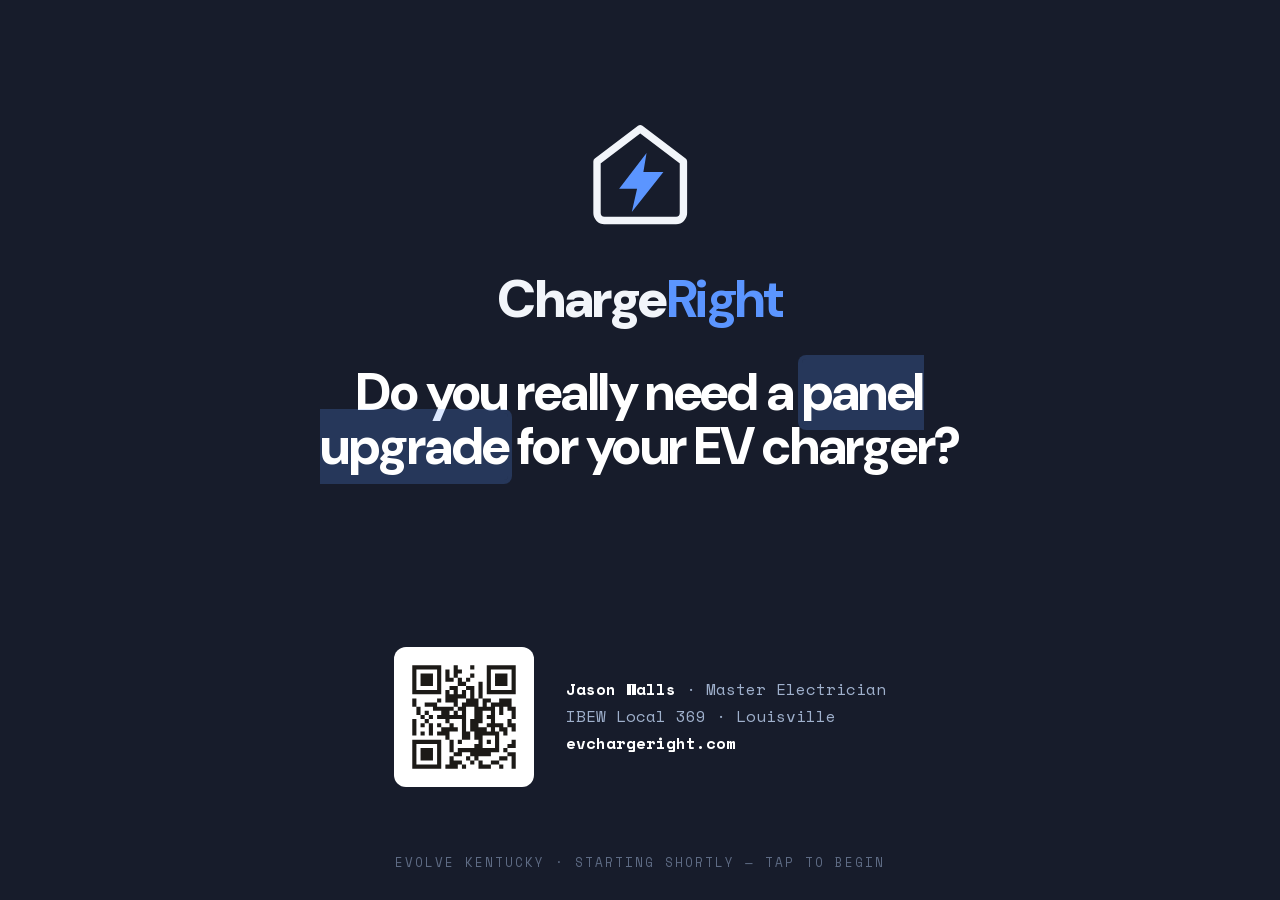
<file: index.html>
<!doctype html>
<html lang="en">
<head>
<meta charset="utf-8">
<meta name="viewport" content="width=device-width, initial-scale=1">
<title>Do you really need a panel upgrade? · ChargeRight × Evolve KY</title>
<meta name="description" content="Jason Walls — Evolve KY, July 26. Do you really need a panel upgrade for your EV charger? Usually not.">
<meta name="robots" content="noindex">
<style>
  /* Fonts are SELF-HOSTED (fonts/*.woff2, 174KB total) so the deck renders identically
     with zero network — venue wifi is never allowed to change the typography. */
  @font-face{font-family:'DM Sans';font-style:normal;font-weight:100 1000;font-display:swap;src:url(fonts/dmsans-normal-100-1000.woff2) format('woff2')}
  @font-face{font-family:'DM Sans';font-style:italic;font-weight:100 1000;font-display:swap;src:url(fonts/dmsans-italic-100-1000.woff2) format('woff2')}
  @font-face{font-family:'Space Mono';font-style:normal;font-weight:400;font-display:swap;src:url(fonts/spacemono-normal-400.woff2) format('woff2')}
  @font-face{font-family:'Space Mono';font-style:normal;font-weight:700;font-display:swap;src:url(fonts/spacemono-normal-700.woff2) format('woff2')}
  @font-face{font-family:'Space Mono';font-style:italic;font-weight:400;font-display:swap;src:url(fonts/spacemono-italic-400.woff2) format('woff2')}
  @font-face{font-family:'Space Mono';font-style:italic;font-weight:700;font-display:swap;src:url(fonts/spacemono-italic-700.woff2) format('woff2')}
  :root{
    --paper:#F7F6F1; --card:#FFFFFF; --ink:#171C2B; --soft:#525A6E; --faint:#8A91A2;
    --line:#E7E4DA; --line2:#DBD8CD;
    --blue:#1D5FE0; --blue-ink:#1A52C0; --green:#12986A; --amber:#C77D0A; --red:#D23B2E;
    --blue-wash:rgba(29,95,224,.13); --green-wash:rgba(18,152,106,.16);
    --sans:"DM Sans",system-ui,-apple-system,sans-serif;
    --mono:"Space Mono",ui-monospace,Menlo,monospace;
    --r:14px;
    /* One scaling unit for the whole deck. Sized off whichever screen dimension is
       TIGHTER, so the deck fills a 16:9, 16:10 or 4:3 projector edge to edge without
       ever overflowing. Every former "Nvw" in this sheet is now calc(N*var(--s)). */
    --s:min(1.04vw,1.55vh);
  }
  *{box-sizing:border-box}
  html,body{margin:0;height:100%}
  body{background:var(--paper);color:var(--ink);font-family:var(--sans);overflow:hidden;
    display:flex;align-items:center;justify-content:center;-webkit-font-smoothing:antialiased;
    background-image:radial-gradient(var(--line) .9px, transparent .9px);background-size:26px 26px}
  #bar{position:fixed;top:0;left:0;height:3px;background:var(--blue);width:0;transition:width .3s cubic-bezier(.4,0,.2,1);z-index:9}
  /* FULL BLEED — fills the projector, whatever its aspect ratio. No card, no letterbox. */
  .stage{position:relative;z-index:2;width:100vw;height:100vh;background:var(--card);
    background-image:radial-gradient(var(--line) .9px,transparent .9px);background-size:26px 26px;
    overflow:hidden}
  /* top padding clears the absolutely-positioned .brand so dense slides can't collide with it;
     bottom padding reserves the cue band + beat dots so revealing a beat never reflows the slide */
  .slide{position:absolute;inset:0;display:none;flex-direction:column;justify-content:center;
    padding:clamp(60px,9.6vh,112px) clamp(38px,calc(5.2*var(--s)),96px) clamp(112px,19vh,200px)}
  .slide.active{display:flex}
  .slide.active > *:not([data-r]):not(.cue):not(.dots){animation:rise .5s cubic-bezier(.2,.7,.2,1) both}
  .slide.active > *:nth-child(2){animation-delay:.05s}
  .slide.active > *:nth-child(3){animation-delay:.1s}
  .slide.active > *:nth-child(4){animation-delay:.15s}
  @keyframes rise{from{opacity:0;transform:translateY(12px)}to{opacity:1;transform:none}}
  /* logo (top rule) */
  .brand{display:flex;align-items:center;gap:10px;position:absolute;top:clamp(26px,calc(4*var(--s)),40px);left:clamp(32px,calc(5.2*var(--s)),72px)}
  .brand .mark{width:26px;height:26px;color:var(--ink)}
  .brand .mark .bolt{fill:var(--blue)}
  .brand .wm{font-weight:800;font-size:17px;letter-spacing:-.02em}
  .brand .wm b{color:var(--blue)}
  .kicker{font-family:var(--mono);font-size:clamp(10px,calc(1.2*var(--s)),18px);letter-spacing:.2em;text-transform:uppercase;color:var(--blue);margin:0 0 clamp(14px,calc(2.2*var(--s)),20px);display:inline-flex;align-items:center;gap:10px}
  .kicker::before{content:"";width:22px;height:2px;background:var(--blue)}
  h1{font-weight:900;line-height:1.0;letter-spacing:-.035em;margin:0;font-size:clamp(34px,calc(6.4*var(--s)),104px);max-width:15ch}
  h2{font-weight:800;line-height:1.05;letter-spacing:-.03em;margin:0;font-size:clamp(28px,calc(4.8*var(--s)),74px);max-width:17ch}
  .body{margin:clamp(16px,calc(2.3*var(--s)),24px) 0 0;font-size:clamp(17px,calc(2.2*var(--s)),34px);line-height:1.45;color:var(--soft);max-width:32ch}
  .body b{color:var(--ink);font-weight:700}
  /* highlighter — human, editorial emphasis (not gradient) */
  .hl{background:linear-gradient(120deg,var(--blue-wash),var(--blue-wash));box-shadow:0 0 0 3px var(--blue-wash);border-radius:3px;padding:0 .05em}
  .hl-g{background:var(--green-wash);box-shadow:0 0 0 3px var(--green-wash);border-radius:3px;padding:0 .05em}
  .u{background:linear-gradient(var(--blue),var(--blue)) bottom/100% .12em no-repeat;padding-bottom:.02em}
  .byline{margin-top:clamp(22px,calc(4*var(--s)),38px);font-family:var(--mono);font-size:clamp(12px,calc(1.5*var(--s)),22px);color:var(--soft)}
  .link{color:var(--blue);font-weight:700}
  .big{font-weight:900;letter-spacing:-.045em;line-height:.86;font-size:clamp(50px,calc(10.4*var(--s)),178px);color:var(--ink);margin:clamp(4px,calc(1*var(--s)),10px) 0}
  .caplabel{font-family:var(--mono);font-size:clamp(11px,calc(1.4*var(--s)),21px);letter-spacing:.02em;color:var(--faint);text-transform:uppercase}
  .foot{position:absolute;left:clamp(32px,calc(5.2*var(--s)),72px);bottom:clamp(24px,calc(3*var(--s)),30px);font-family:var(--mono);font-size:11px;color:var(--faint);letter-spacing:.05em}
  .count{position:absolute;right:clamp(32px,calc(5.2*var(--s)),72px);bottom:clamp(24px,calc(3*var(--s)),30px);font-family:var(--mono);font-size:12px;color:var(--soft)}
  .count b{color:var(--blue)}
  /* rehearsal timer — off by default, toggle with T */
  #timer{position:fixed;top:12px;right:14px;z-index:11;display:none;gap:12px;align-items:baseline;
    font-family:var(--mono);background:var(--card);border:1px solid var(--line2);border-radius:10px;
    padding:8px 13px;box-shadow:0 10px 26px -18px rgba(23,28,43,.7)}
  #timer.show{display:flex}
  #timer .tt{font-weight:700;color:var(--ink);font-size:14px}
  #timer .ts{font-size:11.5px;color:var(--soft)}
  #timer .ts.near{color:var(--amber);font-weight:700}
  #timer .ts.over{color:var(--red);font-weight:700}
  /* pace pill — am I going to land inside the slot? */
  #timer .tp{font-size:11.5px;font-weight:700;padding:2px 8px;border-radius:20px;
    background:rgba(138,145,162,.16);color:var(--soft);white-space:nowrap}
  #timer .tp.good{background:rgba(18,152,106,.18);color:var(--green)}
  #timer .tp.near{background:rgba(199,125,10,.18);color:var(--amber)}
  #timer .tp.over{background:rgba(210,59,46,.18);color:var(--red)}
  .nav{position:fixed;bottom:14px;left:50%;transform:translateX(-50%);display:flex;gap:8px;z-index:9}
  .nav button{font-family:var(--mono);font-size:15px;border:1px solid var(--line2);background:var(--card);color:var(--soft);width:42px;height:32px;border-radius:8px;cursor:pointer}
  .nav button:hover{border-color:var(--blue);color:var(--blue)}
  #notes{position:fixed;left:0;right:0;bottom:0;max-height:44vh;overflow:auto;z-index:10;background:var(--ink);color:#EBEEF5;
    border-top:3px solid var(--blue);padding:20px clamp(24px,calc(6*var(--s)),80px);font-size:15px;line-height:1.55;transform:translateY(101%);transition:transform .26s cubic-bezier(.4,0,.2,1)}
  #notes.show{transform:none}
  #notes .nlabel{font-family:var(--mono);font-size:11px;letter-spacing:.16em;text-transform:uppercase;color:#6ea0ff;margin-bottom:6px}
  /* title */
  .logo-lg{display:flex;align-items:center;gap:14px;margin-bottom:clamp(18px,calc(3*var(--s)),28px)}
  .logo-lg .mark{width:clamp(44px,calc(6*var(--s)),64px);height:clamp(44px,calc(6*var(--s)),64px);color:var(--ink)}
  .logo-lg .mark .bolt{fill:var(--blue)}
  .logo-lg .wm{font-size:clamp(24px,calc(3.6*var(--s)),36px);font-weight:900;letter-spacing:-.03em}
  .logo-lg .wm b{color:var(--blue)}
  /* houses (social proof) */
  .houses{display:flex;gap:clamp(6px,calc(1.4*var(--s)),16px);margin:clamp(12px,calc(2*var(--s)),20px) 0 clamp(6px,calc(1*var(--s)),12px);align-items:flex-end}
  .houses svg{width:clamp(40px,calc(7*var(--s)),124px);height:auto}
  .h-ok{color:var(--green)} .h-no{color:var(--red);opacity:.9}
  .houses .tag{font-family:var(--mono);font-size:clamp(12px,calc(1.3*var(--s)),19px);color:var(--faint);align-self:center;margin-left:6px}
  /* product steps */
  .steps{display:grid;grid-template-columns:1fr auto 1fr auto 1fr;align-items:stretch;gap:clamp(8px,calc(1.4*var(--s)),14px);margin-top:clamp(18px,calc(3*var(--s)),28px)}
  .step{background:var(--paper);border:1px solid var(--line);border-radius:var(--r);padding:clamp(13px,calc(1.9*var(--s)),26px);text-align:center}
  .step .si{width:clamp(28px,calc(3.6*var(--s)),40px);height:clamp(28px,calc(3.6*var(--s)),40px);margin:0 auto 12px;color:var(--blue)}
  .step h4{margin:0 0 6px;font-size:clamp(15px,calc(1.8*var(--s)),29px);font-weight:800}
  .step p{margin:0;font-size:clamp(12px,calc(1.5*var(--s)),22px);color:var(--soft);line-height:1.35}
  .arrow{align-self:center;color:var(--line2);font-size:22px;font-family:var(--mono)}
  /* quote */
  .quote{margin:clamp(16px,calc(2.6*var(--s)),26px) 0 0;font-weight:800;line-height:1.24;letter-spacing:-.02em;font-size:clamp(23px,calc(3.5*var(--s)),58px);max-width:22ch;position:relative;padding-left:clamp(16px,calc(2*var(--s)),22px)}
  .quote::before{content:"";position:absolute;left:0;top:5px;bottom:5px;width:5px;border-radius:3px;background:var(--blue)}
  /* close + qr */
  .close{display:grid;grid-template-columns:1fr auto;gap:clamp(24px,calc(4*var(--s)),56px);align-items:center}
  .qrbox{background:#fff;padding:14px;border:1px solid var(--line);border-radius:14px;box-shadow:0 20px 40px -24px rgba(23,28,43,.4)}
  .qrbox img{width:clamp(130px,calc(19*var(--s)),240px);height:auto;display:block}
  .qrcap{font-family:var(--mono);font-size:clamp(12px,calc(1.3*var(--s)),18px);color:var(--soft);text-align:center;margin-top:10px;max-width:22ch}
  /* ===== CALCULATOR — "how full is your panel" ===== */
  .calc{display:grid;grid-template-columns:.9fr 1.1fr;gap:clamp(16px,calc(2.6*var(--s)),30px);align-items:stretch;margin-top:6px}
  .calc h2{font-size:clamp(21px,calc(2.9*var(--s)),30px);margin-bottom:12px}
  .fields{display:grid;grid-template-columns:1fr 1fr;gap:10px 14px}
  .fld{display:flex;flex-direction:column;gap:4px}
  .fld label{font-family:var(--mono);font-size:clamp(10px,calc(1.1*var(--s)),16px);letter-spacing:.06em;text-transform:uppercase;color:var(--faint)}
  .fld input,.fld select{font-family:var(--sans);font-size:clamp(16px,calc(1.75*var(--s)),26px);font-weight:700;color:var(--ink);background:var(--paper);border:1px solid var(--line2);border-radius:9px;padding:9px 10px;width:100%;outline:none}
  .fld input:focus,.fld select:focus{border-color:var(--blue);box-shadow:0 0 0 3px var(--blue-wash)}
  .toggles{grid-column:1/3;display:flex;flex-wrap:wrap;gap:7px}
  .tog{display:inline-flex;align-items:center;gap:7px;font-size:13px;font-weight:700;color:var(--ink);background:var(--paper);border:1px solid var(--line2);border-radius:20px;padding:6px 12px;cursor:pointer}
  .tog input{accent-color:var(--blue);width:15px;height:15px}
  .tog:has(input:checked){border-color:var(--blue);background:var(--blue-wash)}
  /* ===== teaching slides: code quotes, method cards, charger sizer ===== */
  .codeq{background:var(--paper);border-left:5px solid var(--blue);border-radius:0 10px 10px 0;
    padding:clamp(13px,calc(1.9*var(--s)),20px) clamp(15px,calc(2.2*var(--s)),24px);margin:clamp(12px,calc(1.8*var(--s)),18px) 0 0}
  .codeq q{font-family:var(--mono);font-size:clamp(12.5px,calc(1.55*var(--s)),27px);line-height:1.55;color:var(--ink);display:block;quotes:none}
  .codeq .src{font-family:var(--mono);font-size:clamp(10px,calc(1.1*var(--s)),16px);letter-spacing:.08em;text-transform:uppercase;color:var(--faint);margin-top:9px;display:block}
  .mgrid{display:grid;grid-template-columns:repeat(4,1fr);gap:clamp(7px,calc(1.1*var(--s)),12px);margin-top:clamp(12px,calc(2*var(--s)),20px)}
  .mcard{background:var(--paper);border:1px solid var(--line);border-radius:11px;padding:clamp(11px,calc(1.5*var(--s)),16px);position:relative}
  .mcard.on{border-color:var(--green);border-width:2px;background:rgba(18,152,106,.07)}
  .mcard .mno{font-family:var(--mono);font-size:clamp(9.5px,calc(1.05*var(--s)),15px);letter-spacing:.1em;color:var(--faint);text-transform:uppercase}
  .mcard h4{margin:5px 0 5px;font-size:clamp(13px,calc(1.6*var(--s)),27px);font-weight:800;line-height:1.15}
  .mcard.on h4{color:var(--green)}
  .mcard p{margin:0;font-size:clamp(11px,calc(1.32*var(--s)),21px);color:var(--soft);line-height:1.35}
  .mcard .tag{position:absolute;top:-9px;right:9px;background:var(--green);color:#fff;font-family:var(--mono);
    font-size:9px;letter-spacing:.07em;padding:2px 7px;border-radius:20px;text-transform:uppercase}
  /* charger sizer */
  .szr{display:grid;grid-template-columns:.85fr 1.15fr;gap:clamp(15px,calc(2.4*var(--s)),28px);margin-top:clamp(8px,calc(1.4*var(--s)),14px)}
  .chain{display:flex;flex-direction:column;gap:clamp(5px,.calc(8*var(--s)),9px)}
  .ch{display:grid;grid-template-columns:1fr auto;align-items:baseline;gap:10px;padding:clamp(6px,calc(.85*var(--s)),13px) clamp(11px,calc(1.5*var(--s)),18px);
    background:var(--paper);border:1px solid var(--line);border-radius:9px}
  .ch .cl{font-family:var(--mono);font-size:clamp(10px,calc(1.2*var(--s)),19px);color:var(--soft);line-height:1.3}
  .ch .cv{font-weight:800;font-size:clamp(15px,calc(1.9*var(--s)),33px);letter-spacing:-.02em;white-space:nowrap}
  .ch.final{background:rgba(18,152,106,.10);border-color:rgba(18,152,106,.45)}
  .ch.final .cv{color:var(--green);font-size:clamp(19px,calc(2.6*var(--s)),45px)}
  .ch.nec{border-left:4px solid var(--blue)}
  .szrnote{font-family:var(--mono);font-size:clamp(10.5px,calc(1.15*var(--s)),17px);color:var(--faint);line-height:1.5;margin-top:9px}
  /* ===== video insert slides (NotebookLM clips) ===== */
  /* Portrait clip (NotebookLM Shorts are 9:16) beside the beats, so the 16:9
     frame is filled instead of letterboxing a skinny strip into black bars. */
  .vidwrap{display:grid;grid-template-columns:auto 1fr;gap:clamp(16px,calc(2.8*var(--s)),36px);
    align-items:center;margin-top:clamp(8px,calc(1.4*var(--s)),16px)}
  .vid{display:block;height:clamp(230px,47vh,430px);width:auto;max-width:calc(40*var(--s));
    border-radius:12px;border:1px solid var(--line2);background:#0B0F18;
    box-shadow:0 22px 44px -30px rgba(23,28,43,.8)}
  /* Full-bleed variant — for a 16:9 clip that already CARRIES its own explainer rail
     (the panel-check walkthrough). Beside the beats it would render ~760px wide and
     the app UI inside it becomes unreadable from the back of a room; full width it
     reads fine. The beats still exist, hidden, and .vidwrap.fb.failed reveals them —
     the deck must never dead-end on a clip that won't play. */
  .vidwrap.fb{grid-template-columns:1fr;position:relative}
  /* width:auto (not 100%) — forcing full width made the element wider than 16:9, so the
     video letterboxed inside its own box (~163px of black each side at 1920). Sizing off
     the intrinsic ratio, capped both ways, kills the pillarbox. */
  .vidwrap.fb .vid{display:block;width:auto;height:auto;max-width:100%;max-height:74vh;margin:0 auto}
  /* Beat 2 lays the recap card OVER the finished clip, so the video keeps full width
     for the whole play instead of surrendering a column to a card that is empty until
     the last tap. Centred with left/right, never transform: the beat engine animates
     transform itself ([data-b] -> .lit) and would cancel a translateX. */
  .vidwrap.fb .vidfall{position:absolute;left:4%;right:4%;bottom:3%;width:auto;
    background:rgba(255,255,255,.97);border-color:var(--line2);
    box-shadow:0 30px 60px -26px rgba(23,28,43,.75)}
  /* If the clip dies, the beats stop being a recap and become the slide — visible
     immediately, not gated behind a tap. */
  .vidwrap.fb.failed .vidfall{position:static;background:var(--paper);box-shadow:none;
    opacity:1;transform:none}
  .vidfall{background:var(--paper);border:1px solid var(--line);border-radius:12px;padding:clamp(14px,calc(2*var(--s)),22px)}
  .vf-h{font-family:var(--mono);font-size:10.5px;letter-spacing:.14em;text-transform:uppercase;color:var(--amber);margin-bottom:9px}
  .vidbeats{margin:0;padding-left:19px;font-size:clamp(14px,calc(1.8*var(--s)),31px);line-height:1.45;color:var(--soft)}
  .vidbeats li{margin-bottom:clamp(7px,calc(1.1*var(--s)),12px)}
  .vidbeats li b{color:var(--ink);font-weight:700}
  .vidskip{font-family:var(--mono);font-size:10px;color:var(--faint);letter-spacing:.05em;margin-top:10px}
  @media (max-width:860px){ .vidwrap{grid-template-columns:1fr} .vid{max-width:100%;margin:0 auto} }
  /* ===== "this panel is full / it's barely working" ===== */
  .pnl{display:grid;grid-template-columns:auto 1fr;gap:clamp(18px,calc(3*var(--s)),38px);align-items:center;margin-top:clamp(10px,calc(1.6*var(--s)),18px)}
  .pbox{background:#EFEDE6;border:2px solid var(--line2);border-radius:10px;padding:10px 9px 8px;width:clamp(150px,calc(19*var(--s)),300px)}
  .pbox-h{font-family:var(--mono);font-size:clamp(9px,calc(1*var(--s)),14px);letter-spacing:.1em;color:var(--soft);text-align:center;margin-bottom:7px}
  .pgrid{display:grid;grid-template-columns:1fr 1fr;gap:3px 5px}
  .brk{display:block;background:var(--card);border:1px solid var(--line2);border-radius:2px;
    font-family:var(--mono);font-size:clamp(8.5px,calc(.95*var(--s)),14px);font-weight:700;color:var(--soft);text-align:center;padding:2.5px 0}
  .pbox-f{font-family:var(--mono);font-size:clamp(9px,calc(1*var(--s)),14px);color:var(--red);text-align:center;margin-top:7px;font-weight:700}
  .pbars{display:flex;flex-direction:column;gap:clamp(7px,calc(1.1*var(--s)),11px)}
  .pb{display:grid;grid-template-columns:clamp(96px,calc(13*var(--s)),150px) 1fr auto;gap:10px;align-items:center}
  .pb-l{font-family:var(--mono);font-size:clamp(9.5px,calc(1.15*var(--s)),19px);color:var(--soft);line-height:1.25}
  .pb-t{position:relative;height:clamp(17px,calc(2.3*var(--s)),40px);background:#EEEBE2;border:1px solid var(--line2);border-radius:5px;overflow:hidden}
  .pb-f{position:absolute;left:0;top:0;bottom:0;border-radius:4px}
  .pb-v{font-family:var(--mono);font-size:clamp(11px,calc(1.4*var(--s)),25px);font-weight:700;min-width:52px;text-align:right}
  .pb-lim{position:absolute;top:-5px;bottom:-5px;width:2px;background:var(--ink);z-index:2}
  .pb-limcap{font-family:var(--mono);font-size:clamp(9px,calc(1*var(--s)),15px);color:var(--soft);position:absolute;top:-15px;transform:translateX(-50%);white-space:nowrap}
  .limrow{position:relative;height:14px}
  .miles{font-family:var(--mono);font-size:clamp(15px,calc(1.6*var(--s)),24px);font-weight:700;color:var(--green);padding-top:9px}
  .cite{grid-column:1/3;font-family:var(--mono);font-size:clamp(10.5px,calc(1.15*var(--s)),17px);color:var(--faint);line-height:1.5}
  .out{background:var(--paper);border:1px solid var(--line);border-radius:var(--r);padding:clamp(16px,calc(2.2*var(--s)),24px);display:flex;flex-direction:column;gap:12px}
  .rowtop{display:flex;align-items:baseline;gap:10px}
  .rowtop .amps{font-weight:900;font-size:clamp(42px,calc(6.6*var(--s)),96px);letter-spacing:-.04em;line-height:.85;color:var(--ink)}
  .rowtop .of{font-family:var(--mono);font-size:clamp(13px,calc(1.4*var(--s)),21px);color:var(--soft)}
  .rowtop .util{margin-left:auto;font-family:var(--mono);font-size:clamp(13px,calc(1.4*var(--s)),21px);color:var(--soft)}
  .meter{position:relative;height:clamp(40px,calc(4.6*var(--s)),64px);border-radius:9px;overflow:hidden;background:#EEEBE2;border:1px solid var(--line2)}
  .zones{position:absolute;inset:0;display:flex}
  .z-g{background:rgba(18,152,106,.16)} .z-a{background:rgba(199,125,10,.18)} .z-r{background:rgba(210,59,46,.18)}
  .fill{position:absolute;top:6px;bottom:6px;left:6px;display:flex;border-radius:6px;overflow:hidden;transition:width .5s cubic-bezier(.3,.7,.2,1);max-width:calc(100% - 12px)}
  .f-exist{background:var(--blue)} .f-ev{background:var(--green)}
  .limit{position:absolute;top:-4px;bottom:-4px;width:3px;background:var(--ink);transition:left .5s}
  .limit::after{content:"your limit";position:absolute;top:-16px;left:50%;transform:translateX(-50%);font-family:var(--mono);font-size:9px;color:var(--soft);white-space:nowrap}
  .legend{display:flex;gap:16px;font-family:var(--mono);font-size:clamp(11.5px,calc(1.25*var(--s)),18px);color:var(--soft);flex-wrap:wrap}
  .legend i{display:inline-block;width:11px;height:11px;border-radius:3px;margin-right:5px;vertical-align:-1px}
  .verdict{border-radius:11px;padding:13px 15px;font-weight:800;font-size:clamp(16px,calc(1.9*var(--s)),33px);line-height:1.2;border:1px solid}
  .verdict small{display:block;font-family:var(--mono);font-weight:400;font-size:clamp(12px,calc(1.3*var(--s)),19px);margin-top:6px;opacity:.95;letter-spacing:.01em}
  .v-comfortable{background:rgba(18,152,106,.10);color:var(--green);border-color:rgba(18,152,106,.4)}
  .v-tight{background:rgba(199,125,10,.10);color:var(--amber);border-color:rgba(199,125,10,.4)}
  .v-exceeds{background:rgba(210,59,46,.09);color:var(--red);border-color:rgba(210,59,46,.4)}
  /* ===== BEATS — one spacebar tap reveals one piece =====
     Hidden beats keep their space in the layout (opacity, not display), so nothing
     on screen jumps or reflows as pieces land. Anything without data-b is always up. */
  [data-b]{opacity:0;transform:translateY(13px);
    transition:opacity .4s cubic-bezier(.2,.7,.2,1),transform .4s cubic-bezier(.2,.7,.2,1)}
  [data-b].lit{opacity:1;transform:none}
  /* the cue line — the sentence Jason reads, and the room reads with him */
  /* Cue and beat dots share one flex band, so the sentence and the step counter can
     never collide no matter how long either gets or how narrow the screen is. */
  .cband{position:absolute;left:0;right:0;bottom:clamp(44px,8vh,96px);
    padding:0 clamp(38px,calc(5.2*var(--s)),96px);display:flex;align-items:flex-end;
    gap:clamp(16px,calc(2.4*var(--s)),44px);pointer-events:none}
  .cue{flex:1 1 auto;min-width:0}
  .cue p{margin:0;max-width:46ch;font-weight:700;line-height:1.26;letter-spacing:-.015em;
    font-size:clamp(19px,calc(2.45*var(--s)),40px);color:var(--ink);
    border-left:5px solid var(--blue);padding-left:clamp(14px,calc(1.8*var(--s)),24px);
    animation:cuein .36s cubic-bezier(.2,.7,.2,1) both}
  .cue p b{color:var(--blue-ink)}
  .cue p .qt{color:var(--soft);font-weight:600}
  @keyframes cuein{from{opacity:0;transform:translateY(9px)}to{opacity:1;transform:none}}
  /* beat dots — how many taps are left on this slide */
  .dots{flex:0 0 auto;display:flex;align-items:center;gap:6px;padding-bottom:.3em;white-space:nowrap}
  .dots i{width:clamp(14px,calc(1.7*var(--s)),26px);height:5px;border-radius:3px;
    background:var(--line2);transition:background .3s}
  .dots i.on{background:var(--blue)}
  .dots .dl{font-family:var(--mono);font-size:clamp(9.5px,calc(1.05*var(--s)),12.5px);
    letter-spacing:.09em;text-transform:uppercase;color:var(--faint);margin-left:9px}
  .dots .dl.last{color:var(--blue);font-weight:700}
  /* revealed checklist / point stack (the text-only teaching slides) */
  /* Flows into two columns as soon as there's width for it — a five-point checklist
     is far too tall for a projector in one column. */
  .bitlist{list-style:none;margin:clamp(16px,calc(2.4*var(--s)),34px) 0 0;padding:0;display:grid;
    grid-template-columns:repeat(auto-fit,minmax(min(100%,27ch),1fr));
    gap:clamp(9px,calc(1.2*var(--s)),16px) clamp(20px,calc(3*var(--s)),52px);max-width:64ch}
  .bitlist li{position:relative;padding-left:clamp(26px,calc(3*var(--s)),46px);
    font-size:clamp(17px,calc(2.05*var(--s)),30px);font-weight:700;line-height:1.24;
    letter-spacing:-.015em;color:var(--ink)}
  .bitlist li::before{content:"";position:absolute;left:0;top:.36em;
    width:clamp(13px,calc(1.45*var(--s)),22px);height:clamp(13px,calc(1.45*var(--s)),22px);
    border-radius:50%;background:var(--blue-wash);box-shadow:inset 0 0 0 3px var(--blue)}
  .bitlist li b{color:var(--blue-ink)}
  .bitlist li i{display:block;font-style:normal;font-weight:500;font-size:.62em;
    color:var(--soft);margin-top:.28em;line-height:1.35}
  /* speaker notes, built from the beats so they can't drift from the screen */
  #notes .nbeat{display:grid;grid-template-columns:auto 1fr;gap:3px 12px;padding:9px 10px 9px 0;
    border-top:1px solid rgba(235,238,245,.1)}
  #notes .nbeat:first-child{border-top:none}
  #notes .nbeat.now{background:rgba(110,160,255,.13);border-radius:7px;padding-left:10px}
  #notes .nbeat .nb{grid-row:1/3;font-family:var(--mono);font-size:11px;color:#6ea0ff;
    padding-top:3px;min-width:16px}
  #notes .nbeat b{font-weight:700;color:#fff}
  #notes .nbeat i{font-style:normal;color:#AEBACF;font-size:13.5px;line-height:1.5}
  #notes .nextra{margin-top:13px;padding-top:11px;border-top:2px solid rgba(110,160,255,.42);
    color:#AEBACF;font-size:13.5px}
  /* practice-run report (R) — where the time actually went */
  #report{position:fixed;inset:auto 0 0 0;max-height:76vh;overflow:auto;z-index:12;
    background:var(--ink);color:#EBEEF5;border-top:3px solid var(--green);
    padding:20px clamp(24px,calc(6*var(--s)),80px) 26px;
    transform:translateY(101%);transition:transform .26s cubic-bezier(.4,0,.2,1)}
  #report.show{transform:none}
  #report .rhead{font-weight:800;font-size:19px;letter-spacing:-.02em;margin-bottom:8px}
  #report .rdelta{font-family:var(--mono);font-size:14px;margin-left:10px;padding:2px 9px;border-radius:20px}
  #report .rdelta.over{background:rgba(210,59,46,.25);color:#FF9C91}
  #report .rdelta.ok{background:rgba(18,152,106,.25);color:#6FE3B4}
  #report .rnote{font-size:14px;color:#AEBACF;margin:0 0 12px;line-height:1.5}
  #report .rtab{width:100%;border-collapse:collapse;font-size:13.5px}
  #report .rtab th{font-family:var(--mono);font-size:10px;letter-spacing:.1em;text-transform:uppercase;
    color:#8592AB;text-align:left;padding:0 10px 6px 0;font-weight:400}
  #report .rtab td{padding:5px 10px 5px 0;border-top:1px solid rgba(235,238,245,.09)}
  #report .rtab td:first-child{font-family:var(--mono);color:#6ea0ff;width:26px}
  #report .rtab td:nth-child(3),#report .rtab td:nth-child(4),#report .rtab td:last-child{font-family:var(--mono)}
  #report .rtab tr.over td:last-child{color:#FF9C91;font-weight:700}
  #report .rtab tr.under td:last-child{color:#8592AB}
  #report .rtab tr.ok td:last-child{color:#6FE3B4}
  /* ===== PRE-SHOW LOOP — runs while the room fills in ===== */
  #pre{position:fixed;inset:0;z-index:20;display:none;background:var(--ink);color:#F2F5FA;
    flex-direction:column;align-items:center;justify-content:center;text-align:center;
    padding:clamp(28px,calc(4*var(--s)),70px);overflow:hidden;cursor:pointer}
  #pre.show{display:flex}
  #pre::after{content:"";position:absolute;left:0;bottom:0;height:4px;background:var(--blue);
    animation:sweep 9s cubic-bezier(.5,0,.5,1) infinite}
  @keyframes sweep{0%{width:0;opacity:.35}70%{width:100%;opacity:1}100%{width:100%;opacity:0}}
  #pre .pmark{width:clamp(72px,calc(9.5*var(--s)),150px);height:auto;color:#F2F5FA;
    animation:breathe 3.6s ease-in-out infinite}
  #pre .pmark .bolt{fill:#5B95FF;animation:zap 3.6s ease-in-out infinite}
  @keyframes breathe{0%,100%{transform:translateY(0)}50%{transform:translateY(-9px)}}
  @keyframes zap{0%,100%{opacity:.55}50%{opacity:1}}
  #pre .pwm{font-size:clamp(26px,calc(4*var(--s)),58px);font-weight:900;letter-spacing:-.03em;
    margin-top:clamp(12px,calc(1.8*var(--s)),24px)}
  #pre .pwm b{color:#5B95FF}
  #pre h2{color:#fff;max-width:26ch;margin:clamp(16px,calc(2.4*var(--s)),34px) auto 0;
    font-size:clamp(24px,calc(3.9*var(--s)),64px);text-wrap:balance}
  #pre .phl{background:rgba(91,149,255,.22);box-shadow:0 0 0 4px rgba(91,149,255,.22);border-radius:4px}
  #pre .tick{position:relative;height:clamp(58px,calc(7.4*var(--s)),110px);width:min(90vw,42ch);
    margin:clamp(18px,calc(2.6*var(--s)),34px) auto 0}
  #pre .tick span{position:absolute;inset:0;display:flex;align-items:center;justify-content:center;
    font-size:clamp(16px,calc(2.15*var(--s)),33px);font-weight:700;line-height:1.3;color:#C9D4E8;
    opacity:0;animation:tick 20s cubic-bezier(.2,.7,.2,1) infinite}
  #pre .tick span .tl{display:block;text-align:center;font-style:normal}
  #pre .tick span em{color:#fff;font-style:normal}
  #pre .tick span:nth-child(1){animation-delay:0s}
  #pre .tick span:nth-child(2){animation-delay:5s}
  #pre .tick span:nth-child(3){animation-delay:10s}
  #pre .tick span:nth-child(4){animation-delay:15s}
  @keyframes tick{0%{opacity:0;transform:translateY(12px)}
    3%{opacity:1;transform:none}22%{opacity:1;transform:none}25%{opacity:0;transform:translateY(-10px)}
    100%{opacity:0;transform:translateY(-10px)}}
  #pre .pfoot{margin-top:clamp(20px,calc(3*var(--s)),40px);display:flex;align-items:center;
    gap:clamp(16px,calc(2.4*var(--s)),34px);flex-wrap:wrap;justify-content:center}
  #pre .pqr{background:#fff;padding:10px;border-radius:12px}
  #pre .pqr img{display:block;width:clamp(74px,calc(9*var(--s)),128px);height:auto}
  #pre .pmeta{font-family:var(--mono);font-size:clamp(11px,calc(1.35*var(--s)),16px);
    line-height:1.7;color:#9FB0CC;text-align:left}
  #pre .pmeta b{color:#fff}
  #pre .ptap{position:absolute;bottom:clamp(16px,calc(2.2*var(--s)),28px);left:0;right:0;
    font-family:var(--mono);font-size:clamp(9.5px,calc(1.05*var(--s)),12.5px);letter-spacing:.16em;
    text-transform:uppercase;color:#5E6B84}
  @media (max-width:860px){ .calc,.close{grid-template-columns:1fr} .steps{grid-template-columns:1fr} .arrow{transform:rotate(90deg)} }
  /* SHORT VIEWPORT — a 720p projector with browser chrome still showing leaves ~620px.
     He should present fullscreen (F), but the deck must not break if he forgets. */
  @media (max-height:760px){
    :root{--s:min(1.04vw,1.42vh)}
    .slide{padding:clamp(46px,7.4vh,86px) clamp(30px,calc(4.6*var(--s)),72px) clamp(92px,16.5vh,150px)}
    .brand{top:clamp(14px,2.4vh,26px)}
    .brand .mark{width:21px;height:21px} .brand .wm{font-size:14px}
    .cband{bottom:clamp(32px,5.6vh,64px)}
    .foot,.count{bottom:clamp(9px,1.8vh,18px)}
    .bitlist{gap:clamp(6px,1vh,12px);margin-top:clamp(10px,1.8vh,20px)}
    .fields{gap:7px 11px} .fld input,.fld select{padding:6px 9px}
    .out{padding:clamp(11px,1.9vh,18px);gap:8px}
    .meter{height:clamp(30px,4.4vh,44px)}
    .steps{margin-top:clamp(11px,2vh,20px)} .step{padding:clamp(11px,1.9vh,18px)}
    .houses{margin:clamp(7px,1.3vh,14px) 0 clamp(4px,.7vh,8px)}
    .codeq{padding:clamp(10px,1.7vh,16px) clamp(13px,2vh,20px);margin-top:clamp(9px,1.5vh,14px)}
    .mgrid{margin-top:clamp(9px,1.6vh,16px)}
  }
</style>
</head>
<body>
<div id="bar"></div>
<div id="stage" class="stage"></div>
<!-- Pre-show loop: what's on the screen while the room fills in. Pure CSS animation on a
     20-second cycle, so it runs forever with no video file, no codec and no wifi. Tap to start. -->
<div id="pre" class="show"></div>
<div class="nav"><button id="prev">&lsaquo;</button><button id="next">&rsaquo;</button></div>
<div id="notes"><div class="nlabel">Speaker note</div><div id="ntext"></div></div>
<div id="timer"><span class="tt" id="t_total">0:00</span><span class="ts" id="t_slide"></span><span class="tp" id="t_pace"></span></div>
<div id="report"></div>
<script>
const MARK=`<svg class="mark" viewBox="0 0 120 120" fill="none"><path d="M60 15 L101 46 V95 a7 7 0 0 1-7 7 H26 a7 7 0 0 1-7-7 V46 Z" stroke="currentColor" stroke-width="7" stroke-linejoin="round"/><path class="bolt" d="M66 38 L40 72 H57 L52 94 L82 56 H63 Z"/></svg>`;
const WORD=`<span class="wm">Charge<b>Right</b></span>`;
const IC={
  camera:`<svg class="si" viewBox="0 0 24 24" fill="none" stroke="currentColor" stroke-width="2" stroke-linejoin="round"><path d="M3 8a2 2 0 0 1 2-2h2l1.5-2h7L17 6h2a2 2 0 0 1 2 2v9a2 2 0 0 1-2 2H5a2 2 0 0 1-2-2z"/><circle cx="12" cy="12.5" r="3.5"/></svg>`,
  calc:`<svg class="si" viewBox="0 0 24 24" fill="none" stroke="currentColor" stroke-width="2" stroke-linejoin="round"><rect x="4" y="2" width="16" height="20" rx="2"/><path d="M8 6h8M8 10h2m3 0h3M8 14h2m3 0h3M8 18h2m3 0h3"/></svg>`,
  check:`<svg class="si" viewBox="0 0 24 24" fill="none" stroke="currentColor" stroke-width="2" stroke-linejoin="round" stroke-linecap="round"><circle cx="12" cy="12" r="9"/><path d="M8 12.5l2.5 2.5L16 9"/></svg>`
};
const HOUSE=c=>`<svg class="${c}" viewBox="0 0 120 120" fill="none"><path d="M60 15 L101 46 V95 a7 7 0 0 1-7 7 H26 a7 7 0 0 1-7-7 V46 Z" stroke="currentColor" stroke-width="7" stroke-linejoin="round"/><path d="M66 40 L42 70 H57 L52 90 L80 58 H62 Z" fill="currentColor"/></svg>`;

/* ---- PRE-SHOW LOOP ----
   On screen while people find seats. Four lines cycle on a 20 s loop; the QR is up the
   whole time so anyone can scan before he says a word. No mp4 — CSS only, so it can't
   fail to decode and it needs no network. Tap / space / arrow starts the talk. ---- */
const PRE=`<svg class="pmark" viewBox="0 0 120 120" fill="none"><path d="M60 15 L101 46 V95 a7 7 0 0 1-7 7 H26 a7 7 0 0 1-7-7 V46 Z" stroke="currentColor" stroke-width="7" stroke-linejoin="round"/><path class="bolt" d="M66 38 L40 72 H57 L52 94 L82 56 H63 Z"/></svg>
  <div class="pwm">Charge<b>Right</b></div>
  <h2>Do you really need a <span class="phl">panel upgrade</span> for your EV charger?</h2>
  <div class="tick">
    <span><i class="tl"><em>410 amps</em> of breakers on a 200 amp service &mdash; and nothing ever trips.</i></span>
    <span><i class="tl">Four legal ways to run the math. <em>Only one</em> was written for your house.</i></span>
    <span><i class="tl">In the homes I&rsquo;ve checked, <em>4 out of 5</em> already had the room.</i></span>
    <span><i class="tl">Charge at what you need &mdash; <em>not</em> what the box says it can do.</i></span>
  </div>
  <div class="pfoot">
    <div class="pqr"><img src="qr.svg" alt="QR to evchargeright.com"></div>
    <div class="pmeta"><b>Jason Walls</b> &middot; Master Electrician<br>IBEW Local 369 &middot; Louisville<br><b>evchargeright.com</b></div>
  </div>
  <div class="ptap">Evolve Kentucky &middot; starting shortly &mdash; tap to begin</div>`;

const slides=[
  { type:"title",
    note:"COLD OPEN — say it, don't read it:<br><br>&ldquo;Show of hands &mdash; who&rsquo;s heard of the <b>Tesla tax</b>?&rdquo; <i>(hands)</i><br>&ldquo;Now &mdash; not the one on your registration. That one&rsquo;s a hundred and some-odd bucks a year and there&rsquo;s nothing I can do about it.&rdquo; <i>(laugh)</i><br>&ldquo;I mean the other one. Where you mention you&rsquo;re getting an EV, and the number goes up. <b>Keep your hand up</b> if you&rsquo;ve been quoted to upgrade your panel.&rdquo; <i>(hands)</i><br>&ldquo;Three grand? Four?&rdquo; <i>(beat)</i><br>&ldquo;<b>That&rsquo;s the Tesla tax. And by the time you leave here, you&rsquo;ll know how to tell whether you actually owe it.</b>&rdquo;<br><br>Don&rsquo;t pause after the first question &mdash; in KY they&rsquo;ll think you mean the registration fee. Define it in the same breath." },
  { label:"Who I am", head:"I&rsquo;m Jason. <span class='u'>IBEW Local 369.</span>",
    body:"Union electrician, right here. I run these load calculations for a living &mdash; and in the next twenty minutes I&rsquo;m going to teach you how to run one on your own house.",
    note:"AUTHORITY THROUGH COMPETENCE, not through distance from selling. You're not here to pitch — you're the guy in the room who actually knows the math, and you're giving it away.<br><br>SAY IT PLAIN: &ldquo;I'm a union electrician, Local 369, right here. I do this math every day. And I'm going to show you how to do it.&rdquo;<br><br>THE PROMISE IS THE HOOK. They came to learn something. Tell them exactly what they'll leave knowing.<br><br>(Save 'I don't do installs' for Q&A — it's a great answer to 'what's your angle,' but leading with it makes this about selling. This talk isn't.)" },
  { type:"anchor", label:"What&rsquo;s at stake", head:"You bought the car. Then came the quote.",
    big:"$3,000&ndash;$5,000", caplabel:"what an installer quotes to &ldquo;upgrade your panel&rdquo; first",
    body:"By the time you leave here you&rsquo;ll know whether you <span class='hl-g'>actually owe it.</span>",
    note:"THE STAKES, not a sales anchor. Let the number sit three full seconds — this is what it costs to be wrong.<br><br>THEN THE BEAT BUILT FOR THIS ROOM: &ldquo;And here's the part that ought to bother everybody in here &mdash; some people get that quote and they just don't buy the car.&rdquo;<br><br>That makes you an ally of what this club exists for, not a vendor. It's why they'll pass it on.<br><br>THEN THE PROMISE: &ldquo;So let's learn how to tell.&rdquo; That's the transition into the whole lesson." },
  { label:"Start here", head:"Your panel is <span class='u'>barely working.</span>",
    body:"Your house almost never runs everything at once. And your EV charges <b>overnight</b> &mdash; while the oven, dryer, and AC are all off. That&rsquo;s the room most people already have. (A charger&rsquo;s about like adding an electric range.)",
    note:"THE AHA / MENTAL MODEL. The comprehension unlock. Slow down here — this is the most important 30 seconds in the talk.<br><br>OPEN BY KILLING THE MYTH: &ldquo;Everybody opens their panel, sees no empty slots, and figures it's full. Slots aren't capacity. Counting breakers isn't the math &mdash; that panel could be half asleep.&rdquo;<br><br>THEN: your house never runs everything at once, and the car charges at 2 AM when all of it is off.<br><br>BUTTON IT: &ldquo;Your panel is barely working, and your car charges while you're asleep. That's the whole thing.&rdquo; Say that slower than feels natural &mdash; it's the sentence you want them repeating." },
  { type:"panelmyth", label:"The myth that sells the upgrade",
    head:"This panel is <span class='hl'>full.</span> It isn&rsquo;t close to loaded.",
    note:"THE MYTH, KILLED WITH ONE PICTURE. Point at the panel: &ldquo;No open slots. Every installer who opens this says the same thing &mdash; you're full, you need an upgrade.&rdquo;<br><br>Then the red bar: &ldquo;Add up every number printed on those breakers and you get <b>410 amps</b> on a 200 amp service. And nothing trips. Nothing's ever tripped.&rdquo;<br><br>Then the green bars: &ldquo;Here's the same house run three different legal ways in the code book. A hundred and thirteen. A hundred and twenty-seven. A hundred and forty-one. <b>All three fit.</b>&rdquo;<br><br>THE LINE: &ldquo;<b>Adding up breakers was never the load calculation. It just looks like one &mdash; and it's how upgrades get sold.</b>&rdquo;<br><br>If an electrician asks: all three include the 48 A charger at 100%, no demand factor, per the 2023 EVSE rule. Same house, same charger, three legal methods." },
  { type:"methods", label:"Lesson one", head:"There is more than one legal way to run it.",
    body:"Three of these are <b>estimates</b>. One of them <b>measures</b>. And only one of them was written for your situation &mdash; a house that already exists, taking on one more load.",
    note:"THE CORE LESSON. Most people &mdash; including plenty of electricians &mdash; think there's one load calculation. There isn't.<br><br>WALK THE FOUR, one sentence each:<br>&bull; <b>Standard, Part III</b> &mdash; rebuilds the house circuit by circuit. That's the calc for a house being BUILT.<br>&bull; <b>220.82</b> &mdash; the whole-house shortcut. Fine, but it's a sizing calc, and it needs 100 amp service or bigger.<br>&bull; <b>220.83</b> &mdash; existing house, adding a load. <b>That's you.</b><br>&bull; <b>220.87</b> &mdash; don't estimate at all. Use what the house actually pulled.<br><br>THE HONEST BEAT: &ldquo;Here's the thing &mdash; a lot of guys quoting you have never run any of these. They counted your breakers. That's not one of the four.&rdquo;<br><br>Say that without sneering. You're not attacking the trade, you're explaining why quotes disagree." },
  { type:"codeq", label:"Lesson two", head:"220.83 &mdash; the one that&rsquo;s yours.",
    body:"Existing house, adding one more thing. <b>First 8 kVA at 100%, everything after that at 40%.</b> That&rsquo;s the whole method. Read what the code says it&rsquo;s for &mdash; it&rsquo;s the first line.",
    quote:"This section shall be permitted to be used to determine if the existing service or feeder is of sufficient capacity to serve additional loads.",
    src:"NEC 220.83, Existing Dwelling Unit &mdash; 2017 text; Kentucky is on 2023",
    note:"READ THE QUOTE OUT LOUD, SLOWLY. Then translate it: &ldquo;Existing service. Additional load. That is a house with an EV charger going in. The code has a section written for exactly this, and most people never use it.&rdquo;<br><br>THE UNIT, in one breath: &ldquo;a kVA is just a thousand watts &mdash; so the first 8,000 watts of your house counts in full, and everything past that counts at 40 cents on the dollar.&rdquo;<br><br>THE (A)/(B) POINT, if anyone asks: (A) is when you're NOT also installing new AC or electric heat. (B) is when you are. <b>It's about what you're putting IN, not what the house already has.</b> A charger by itself is (A).<br><br>HONESTY: say &ldquo;this is the 2017 wording &mdash; we're on 2023 in Kentucky and these sections read the same, but I'm quoting the copy I can legally hand you.&rdquo; That sentence buys you more credibility than anything else in the talk." },
  { type:"codeq", label:"Lesson three", head:"Or don&rsquo;t estimate at all.",
    body:"Your utility already knows what your house actually pulled. There&rsquo;s a section that lets you use <b>real measured demand</b> instead of adding up nameplates &mdash; and real numbers beat assumed numbers every time.",
    quote:"The calculation of a feeder or service load for existing installations shall be permitted to use actual maximum demand&hellip; The maximum demand at 125 percent plus the new load does not exceed the ampacity of the feeder or rating of the service.",
    src:"NEC 220.87, Determining Existing Loads &mdash; 2017 text, conditions abridged; Kentucky is on 2023",
    note:"THE ONE NOBODY TEACHES. This is the slide that makes electricians in the room sit up.<br><br>PLAIN ENGLISH: &ldquo;Take the highest your house has actually pulled. Multiply by one-two-five. Add the charger. If that's under your service rating, you're done &mdash; and you never estimated anything.&rdquo;<br><br>HOW THEY GET IT: a year of demand data from the utility, or thirty days on a recording meter with the house occupied and the heating or cooling running. The code even defines the peak as the highest 15-minute average &mdash; which is exactly the interval utilities already report.<br><br>WHY IT MATTERS: estimating adds up every nameplate as if you might run it all. Measuring uses what you really did. It's very often the difference between 'you need an upgrade' and 'you're fine.'" },
  { label:"Pick it in one question", head:"So which one is <span class='u'>yours</span>?",
    note:"NO VIDEO HERE &mdash; this is the synthesis slide, and it's still your breather. Three short beats, all of it you know cold, and it hands off straight into the live calculator.<br><br>DON'T re-read the numbers from slide 5. This slide answers a different question: <b>how does a homeowner pick?</b><br><br>THE HANDOFF is the last beat: &ldquo;Both roads landed in the same place on my house. Let's go do yours.&rdquo; Then straight to the calculator &mdash; don't pause for questions here, you'll get them at the end.<br><br>CUTTABLE &mdash; if you're tight, cut this and go from 220.87 straight into the live calc." },
  { type:"calc", label:"See it for a real house",
    head:"How full is your panel &mdash; really?",
    note:"Now they GET it, so show it. Ask for a real house in the room and fill it in. The bar shows how full they already are, the green is the EV on top, the line is their limit. Watch the money land in the verdict.<br><br>NAME THE METHOD while the cite&rsquo;s on screen: &ldquo;This gauge runs 220.82 &mdash; the stricter estimate. Same house: this one reads 127 where 220.83 reads 113. If you fit under the strict one, there&rsquo;s no argument.&rdquo;" },
  { type:"sizer", label:"Lesson four", head:"Size the charger to your <span class='u'>driving</span> &mdash; not to the box it came in.",
    note:"THIS IS YOUR LESSON. Nobody else in that room has heard it, and it's the one they'll repeat.<br><br>THE SETUP: &ldquo;Everybody sells you the biggest charger on the shelf. But the charger doesn't care what it CAN do &mdash; it matters what you actually need. And two things set that: how far you drive, and how long the car sits in your driveway.&rdquo;<br><br>DO IT LIVE. Start on the defaults (35 miles, 8 hours). Then change ONE thing at a time:<br>&bull; Bump miles to 60 &mdash; <b>the breaker doesn't move.</b> Say that out loud. Then the why, pointing at the chain: &ldquo;double the miles spread over a night&rsquo;s sleep is still only about eleven amps &mdash; less than the smallest setting a charger even offers. It <i>can&rsquo;t</i> move.&rdquo;<br>&bull; Now drop hours from 8 to 4 &mdash; <b>now</b> it moves. &ldquo;Same driver. Same car. Same miles. The only thing that changed is how long it's plugged in.&rdquo;<br>&bull; Switch the car to the truck &mdash; watch it climb.<br><br>THE LINE: &ldquo;<b>Hours are the lever. Not the badge on the box.</b>&rdquo;<br><br>HONESTY BEAT: &ldquo;The breaker line is code and it's exact. Everything above it is arithmetic, and your miles-per-kWh is a guess until you check your own car.&rdquo;<br><br>If asked why a 'plug-in 50 amp charger' is really 40: the code makes EV charging a continuous load, so you only get 80% of the circuit &mdash; and receptacles cap at 50 amps, which is why 48 A has to be hardwired." },
  { type:"video", label:"Watch it run", head:"The whole thing, on one real house.",
    src:"video-howitworks.mp4", fullbleed:true,
    fallback:["<b>Miles barely matter.</b> Overnight, 35 &rarr; 60 &rarr; 100 mi/day gives <b>16 A &middot; 16 A &middot; 20 A</b>.",
      "<b>Hours do.</b> Hold it at 60 mi: <b>8 h &rarr; 16 A</b>, <b>4 h &rarr; 20 A</b>, <b>2 h &rarr; 40 A</b>.",
      "Then the panel: <b>21,640 VA = 90 A</b> on a 200 A service, <b>45.1%</b>. 220.82 <b>95</b> &middot; 220.83(A) <b>90</b> &middot; Standard <b>116</b> &middot; 2026 <b>87</b> &mdash; all fit."],
    note:"SECOND BREATHER &mdash; and the proof that everything you just taught is real, not theory.<br><br>A REAL assessment, screen-recorded, in two halves.<br><br><b>FIRST HALF &mdash; lesson four, proved.</b> It walks the two inputs you just demoed live. Overnight, the miles hardly matter: <b>35 &rarr; 60 &rarr; 100 mi/day</b> is <b>16 A, 16 A, 20 A</b>. Then it holds 60 miles and takes the hours away: <b>8 h &rarr; 16 A</b>, <b>4 h &rarr; 20 A</b>, <b>2 h &rarr; 40 A</b>. Same driver, same car, same miles.<br><br><b>SECOND HALF &mdash; the load calc.</b> Same house as slide 5: 2,000 ft&sup2;, 200 A, gas heat, range + dryer, 3-ton A/C. <b>21,640 VA = 90 A</b> on a 200 A service, <b>45.1%</b> &mdash; then it lines up every method and they all fit.<br><br>SET IT UP IN ONE LINE: &ldquo;That&rsquo;s the same two knobs I just turned &mdash; here it is on a real house, all the way to the answer.&rdquo; Then step aside. Don&rsquo;t talk over it.<br><br>WHEN IT ENDS: &ldquo;<b>Four legal methods. Not one of them says upgrade.</b>&rdquo; Then straight to what I find.<br><br>IF SOMEONE ASKS WHY 40 A AT TWO HOURS: the car still needs the same energy, so squeezing it into a quarter of the time needs roughly four times the current. Nothing about the house changed.<br><br>THE $12.99 FLASHES ON SCREEN once, at the end of the questionnaire. Don&rsquo;t dwell on it; the ask is three slides away.<br><br>&#9888;&#65039; THE APP&rsquo;S OWN COPY says &ldquo;$2,000 to $4,500&rdquo; for an upgrade &mdash; your stage number is $3&ndash;5k. If anyone notices: &ldquo;that&rsquo;s the app being conservative nationally &mdash; three to five is the range I see around here.&rdquo;<br><br>IF IT DOESN&rsquo;T PLAY: the three bullets appear automatically and ARE your script.<br><br>CUTTABLE &mdash; but at 1:45 this is the single best thing in the deck. Cut something else first." },
  { type:"stat", label:"So what do I find?", head:"When I actually run it:", big:"4 of 5",
    body:"In the homes I&rsquo;ve checked, about <span class='hl'>four out of five</span> already had the room. The math was never the problem &mdash; nobody ran it.",
    note:"NOW the stat lands, because they know what 'running it' means. This is a FINDING, not a claim.<br><br>SAY IT AS YOUR OWN DATA: &ldquo;In the homes I've checked&rdquo; — not a study, not an industry number. If someone asks how many, give a real figure. Don't inflate it.<br><br>AND BE HONEST ABOUT THE FIFTH: &ldquo;One in five genuinely is tight. Older house, small service, all-electric. If that's you I'll tell you &mdash; and you just learned two ways out of it: charge slower, or pull your real demand off the meter.&rdquo;<br><br>Nobody leaves this room with only bad news." },
  { label:"Do it yourself", head:"Here&rsquo;s what you need to answer.",
    body:"Square footage. Service size off the main breaker. Electric range? Dryer? Water heater? A/C tonnage off the outdoor sticker. Any heat strips. Pool, hot tub, well. <b>Then the two that matter most: how far you drive, and how long it&rsquo;s plugged in.</b>",
    note:"THE HANDOFF. You just taught them the method — now hand them the input list so it's actually doable.<br><br>Then the photo: &ldquo;And a picture of the open panel gets you the stuff you can't easily tell me &mdash; the real number stamped on that main breaker, every branch breaker and its size, the brand on the breaker faces. That's how you catch a Federal Pacific or a Zinsco, or somebody's mixed breakers that don't belong in that cabinet.&rdquo;<br><br>THE POINT TO LAND: &ldquo;None of this is secret. You can do every bit of it with a tape measure, a flashlight and the code book.&rdquo;<br><br>Then pause. That's the setup for the next slide." },
  { type:"product", label:"&hellip;or don&rsquo;t", head:"You just learned it. You don&rsquo;t have to <span class='hl'>do</span> it.",
    body:"That&rsquo;s what I built. Same calculation, from a photo &mdash; and a report you can hand any contractor. <b>$12.99.</b> Free calculator on the site if you&rsquo;d rather punch in your own numbers.",
    note:"THE RECOMMENDATION, earned. You taught it for twenty minutes; now the pitch is a favor, not a pitch.<br><br>SAY IT LIKE THIS: &ldquo;Everything I just showed you, you can do by hand. I do it by hand. But if you don't want to &mdash; that's what this is for.&rdquo;<br><br>THE TWO USES, both honest:<br>&bull; <b>Instead of</b> doing the load calc yourself.<br>&bull; <b>To verify</b> a quote you've already been given. That's the one that saves the most money.<br><br>SAY THE PRICE OUT LOUD. Twelve ninety-nine. A service call to have someone come tell you is two or three hundred; the upgrade you might not need is three to five thousand.<br><br>WEBSITE ONLY — iOS is $16.99 because of Apple's cut. One destination." },
  { type:"quote", label:"Tell somebody", head:"Here&rsquo;s all you have to say:",
    quote:"Before you pay thousands to upgrade your panel for an EV charger, <span class='hl'>check evchargeright.com</span> &mdash; a master electrician built it, and 4 out of 5 people don&rsquo;t even need the upgrade.",
    note:"Hand them the exact line. People share what they can easily re-say. Say it slow, maybe twice." },
  { type:"close", label:"Pass it on", head:"Be the reason your buddy keeps his <span class='hl-g'>$4,000.</span>",
    body:"Somebody you know is about to get quoted thousands for an upgrade they don&rsquo;t need. Send them here first. That&rsquo;s the whole favor.",
    url:"evchargeright.com",
    note:"The ask + social currency. Scan or text it to someone about to buy an EV — right now, in the room." },
];

/* ---- THE BEAT SCRIPT ----
   One entry per slide: the cue line the room reads, which piece of the slide it reveals,
   and what Jason expands into (that feeds the notes panel and his audio rehearsal track).
   Authored against the run card, then passed through a single-voice edit. 70 beats. */
const BEATS={
 "1": [
  {
   "line": "Show of hands — who’s heard of the Tesla tax?",
   "reveal": "none",
   "say": "Now — not the one on your registration. That one’s a hundred and some-odd bucks a year and there’s nothing I can do about it. I mean the other one: you mention you’re getting an EV, and the number goes up. Keep your hand up if somebody’s quoted you to upgrade your panel."
  },
  {
   "line": "Three grand? Four? That’s the Tesla tax.",
   "reveal": "promise",
   "say": "Look around at those hands. That’s not bad luck, that’s a pattern — every one of those quotes started with somebody deciding your panel couldn’t handle it. Almost none of them proved it."
  },
  {
   "line": "By the time you leave, you’ll know whether you actually owe it.",
   "reveal": "byline",
   "say": "I’m not going to stand up here and tell you what your house needs. I’m going to teach you the math, and you can run it on your own house tonight."
  }
 ],
 "2": [
  {
   "line": "I’m a union electrician, and I run these load calculations for a living.",
   "reveal": "credential",
   "say": "Local 369, right here in town. When somebody adds a hot tub, or a heat pump, or a welder out in the garage, I’m the guy who has to put on paper whether the service can carry it."
  },
  {
   "line": "Somebody has to prove a house can carry one more big load. That’s my job.",
   "reveal": "none",
   "say": "It’s the same question every single time — does this house have room for one more thing? There’s a real calculation that answers it, and it’s written down in the code book. It’s not a hunch and it’s not a guess."
  },
  {
   "line": "For twenty minutes I’m handing you the same math I use at work.",
   "reveal": "promise",
   "say": "Same sections, same arithmetic, nothing held back. When we’re done you can go check a quote you’ve already got sitting on the kitchen table."
  }
 ],
 "3": [
  {
   "line": "Three to five thousand dollars — before you’ve charged the car one time.",
   "reveal": "bignumber",
   "say": "That’s the range I see around here. And that’s not a rounding error — that’s a transmission, or a year of groceries. It lands after you already bought the car."
  },
  {
   "line": "For a lot of people the first quote isn’t the charger — it’s a new panel.",
   "reveal": "caplabel",
   "say": "That’s the opening move on a whole lot of quotes: upgrade the panel, then we’ll talk about the charger. It’s the safe answer for the installer, because nobody ever got in trouble for selling somebody too much service."
  },
  {
   "line": "Some people get that quote and just don’t buy the car.",
   "reveal": "notbuying",
   "say": "That’s the part that ought to bother everybody in this room. It’s not just the money — it’s the car that never got bought, over a number nobody ever checked."
  },
  {
   "line": "Every one of those quotes is a number you can check yourself.",
   "reveal": "promise",
   "say": "Not a guess and not a vibe — a number you run off your own square footage and your own main breaker. So let’s learn how to run it."
  }
 ],
 "4": [
  {
   "line": "Everybody opens their panel, sees no empty slots, and figures it’s full.",
   "reveal": "slots",
   "say": "That’s what everybody does — flashlight, open the door, no empty spots, must be full. But slots are just parking spaces for breakers, and counting them was never the math."
  },
  {
   "line": "Your house almost never runs the oven, the dryer and the AC all at once.",
   "reveal": "neverall",
   "say": "That panel is sized like the oven, the dryer and the AC all kick on the same minute. You’ve never done that in your life. Most of the day that box is half asleep."
  },
  {
   "line": "And the car charges at two in the morning, when all of that is already off.",
   "reveal": "twoam",
   "say": "At two in the morning every one of those things is off. The car sits in the driveway eight, nine hours and gets the whole panel to itself. A charger’s about like adding an electric range — except it runs when the range doesn’t."
  },
  {
   "line": "Your panel is barely working, and your car charges while you’re asleep.",
   "reveal": "button",
   "say": "If you remember nothing else from today, remember that sentence. Your panel is barely working, and your car charges while you’re asleep. Everything I show you after this is just how to prove it with a number."
  }
 ],
 "5": [
  {
   "line": "This is a real 200 amp panel, and there’s not one empty slot left in it.",
   "reveal": "panel",
   "say": "That could be your panel. Every installer who opens that door tells you you’re out of room and you need an upgrade, and that one sentence is where the three or four grand comes from."
  },
  {
   "line": "Add up every number printed on those breakers and you get 410 amps.",
   "reveal": "sum410",
   "say": "Fifty, forty, thirty, all the twenties and fifteens. Add up every number stamped on those handles and you land on 410 amps. That’s the number the counting method hands you."
  },
  {
   "line": "That bar is more than double the 200 amp limit, and nothing has ever tripped.",
   "reveal": "limit",
   "say": "Four hundred and ten amps of breakers on a two hundred amp service. If adding up breakers were the load calculation, this house would be tripping its main every night. It never has — not once."
  },
  {
   "line": "Run the standard method on this same house and you get 141 amps.",
   "reveal": "m141",
   "say": "That’s the calculation for a house being built — square footage, the range, the dryer, the three-ton AC. The 48 amp charger is in there at full value, no discount. A hundred and forty-one."
  },
  {
   "line": "The optional method, 220.82, puts the same house at 127 amps.",
   "reveal": "m127",
   "say": "Same house, same charger, a hundred and twenty-seven. Nothing changed but which page of the book I’m working from."
  },
  {
   "line": "The existing-dwelling method, 220.83, comes in at 113 amps.",
   "reveal": "m113",
   "say": "That’s the section written for a house that already exists and is taking on one more load — we’ll spend a whole slide on it. And look at them together: 141, 127, 113. Every real method fits under the 200, with room left over."
  },
  {
   "line": "Adding up breakers was never the load calculation — it just looks like one.",
   "reveal": "closing",
   "say": "It looks like math, so nobody questions it, and that’s how upgrades get sold. Three legal methods say this house is fine with the car in it. The only method that says it isn’t is the one that isn’t in the book."
  }
 ],
 "6": [
  {
   "line": "This first one is for a house that hasn’t been built yet.",
   "reveal": "card1",
   "say": "That’s the standard method, Article 220 Part Three. You rebuild the house circuit by circuit, the way an engineer sizes a service off a blueprint. Your house is already standing, so that’s a lot of work to answer a question you can answer another way."
  },
  {
   "line": "The second one’s a legal shortcut, but it needs a 100 amp service or bigger.",
   "reveal": "card2",
   "say": "That’s 220.82, the optional method. It’s a whole-house shortcut off your total connected load, and it’s perfectly legal. But it’s written for sizing a service, and it doesn’t apply at all under a 100 amp service."
  },
  {
   "line": "The third one is the only one written for the house you’re already living in.",
   "reveal": "card3",
   "say": "That’s 220.83, existing dwelling unit. An existing service taking on one more load — that’s a house getting an EV charger, which is everybody in this room. That’s the one we’re going to spend a minute on."
  },
  {
   "line": "The first three estimate what your house might pull. This one measures what it did.",
   "reveal": "card4",
   "say": "That’s 220.87. The first three all guess at what you might run some day. This one goes and gets what your meter already recorded, and real numbers beat assumed numbers every time."
  },
  {
   "line": "The guy who quoted you counted your breakers — and that’s not one of the four.",
   "reveal": "counted",
   "say": "Here’s the honest part. A lot of guys quoting you have never run any of these four. They opened the panel, counted what was in it, and gave you a number — and I’m not knocking anybody, I’m telling you why two quotes on the same house come out so far apart."
  }
 ],
 "7": [
  {
   "line": "The whole method is two numbers — first 8 kVA at 100%, everything after that at 40%.",
   "reveal": "mechanics",
   "say": "A kVA is a thousand volt-amps, and for a house calculation you can read it as a thousand watts. So the first eight thousand watts of your house counts in full, and everything past that counts at forty cents on the dollar. That’s the whole method."
  },
  {
   "line": "Don’t take my word for it — here’s the first line of the section.",
   "reveal": "quote",
   "say": "\"This section shall be permitted to be used to determine if the existing service or feeder is of sufficient capacity to serve additional loads.\" That’s the code, word for word. I didn’t paraphrase a thing."
  },
  {
   "line": "Existing service, additional load — that’s a house getting an EV charger.",
   "reveal": "translate",
   "say": "Existing service. Additional load. The code has a section written for exactly what you’re doing, and most people never open it."
  },
  {
   "line": "That quote is out of the 2017 book, Kentucky’s on 2023, and you ought to know that.",
   "reveal": "edition",
   "say": "These sections read the same in 2023, but I’m quoting you the copy I can legally hand you, so I’m going to tell you that every time. And if somebody gives you a number and can’t tell you which edition it came out of, that ought to bother you."
  }
 ],
 "8": [
  {
   "line": "Your power company already wrote down what your house actually pulled.",
   "reveal": "idea",
   "say": "Every method on that last slide is an estimate — an educated guess at what you might run. Meanwhile there’s a meter on the side of your house that’s been keeping score for years."
  },
  {
   "line": "The code says out loud that you’re allowed to use that real number.",
   "reveal": "quote",
   "say": "\"The calculation of a feeder or service load for existing installations shall be permitted to use actual maximum demand.\" That’s 220.87 — 2017 wording again, and I trimmed the conditions down to fit the screen. Measuring isn’t a loophole, it’s in the book."
  },
  {
   "line": "Take your peak, multiply by 1.25, add the charger, and stay under your service.",
   "reveal": "math",
   "say": "Say your meter comes back with a forty amp peak. Times one-two-five is fifty, add a forty-eight amp charger, and you’re sitting at ninety-eight amps on a two hundred amp service. You’re done — and you never estimated anything."
  },
  {
   "line": "You get that number with a phone call, not a guess.",
   "reveal": "howtoget",
   "say": "You call the utility and ask for your interval demand data — most of them have it. Or you hang a recording meter on the house for thirty days, with somebody living in it and the heat or the AC running. The code even spells the peak out as the highest fifteen-minute average, and that’s the same interval most utilities record on."
  }
 ],
 "9": [
  {
   "line": "One question sorts it: is the house already standing?",
   "reveal": "standing",
   "say": "If it's already built and you're adding one thing to it, that's two-twenty point eighty-three. That's most of you. The standard method is for a house on a blueprint, and you don't live on a blueprint."
  },
  {
   "line": "And if you don't trust an estimate, you don't have to make one.",
   "reveal": "noestimate",
   "say": "That's the other road. Call the utility, get what the house actually pulled, multiply by one point two five and add the charger. No assumptions anywhere in it."
  },
  {
   "line": "Both roads landed in the same place on my house. Let's go do yours.",
   "reveal": "either",
   "say": "Estimated or measured, that house came in under the limit either way. So let's quit talking about my house. Somebody give me a real one."
  }
 ],
 "10": [
  {
   "line": "Same math I just walked you through — only now it runs while you watch.",
   "reveal": "calculator",
   "say": "Square footage, service size off the main breaker, air conditioning tonnage, the big appliances. That’s every input. Blue is what the house pulls, green is the car stacked on top, and that line right there is your service rating."
  },
  {
   "line": "Somebody give me a real house — roughly how big, and are you 100 or 200 amp?",
   "reveal": "askroom",
   "say": "If you don’t know your service size, it’s stamped on the big breaker at the top of the panel. Don’t be shy — nobody’s getting graded, and if nobody wants to holler one out I’ll just run my own house. Either way we run it right here in front of you."
  },
  {
   "line": "Two thousand square feet on 200 amps with a 48 amp charger: 127 amps of the 200.",
   "reveal": "house1",
   "say": "That’s seventy-three amps to spare, and the verdict says exactly what it ought to say — no upgrade. And notice which method this gauge runs: 220.82, the stricter estimate. Same house reads 127 here where 220.83 reads 113, so if you fit under the strict one there’s no argument left to have."
  },
  {
   "line": "Same house on a 100 amp service — and that same 127 is now over the limit.",
   "reveal": "house2",
   "say": "Nothing about the house changed. I changed one number, the service size, and now the tool tells the truth in the other direction. Some houses really are tight, and I’m not going to pretend otherwise — but stay with me, because we’re not done."
  },
  {
   "line": "Drop the charger to 16 amps and the same house reads 95. It fits, no upgrade.",
   "reveal": "rescue",
   "say": "I didn’t add a panel. I didn’t pull a permit. I turned one dial down, and sixteen amps overnight still puts back better than a hundred miles. The gauge calls that tight, and tight is my own comfort line, not the code’s — the code test is calculated load under the service rating, and 95 under 100 passes."
  }
 ],
 "11": [
  {
   "line": "Start where most people live — 35 miles a day, eight hours plugged in at home.",
   "reveal": "sizer",
   "say": "Follow the chain down the right side: ten kilowatt-hours over eight hours is about a kilowatt and a quarter, and the 1.2 buffer puts it at a kilowatt and a half — six amps at 240 volts. Six is below the sixteen amp floor the sizer will even hand you, so the code breaker lands on twenty amps. Twenty, for the way most people actually drive."
  },
  {
   "line": "Now I double the driving to 60 miles a day — and the breaker doesn’t move.",
   "reveal": "miles60",
   "say": "Still twenty amps. Here’s why, right there in the chain: double the miles spread over a night’s sleep is only about eleven amps. That’s still under the sixteen amp floor, so there’s nothing for the breaker to do."
  },
  {
   "line": "Same 60 miles, but now it’s only plugged in four hours. Thirty amp breaker.",
   "reveal": "hours4",
   "say": "Same driver, same car, same sixty miles. The only thing that changed is how long it sits in the driveway. That’s the question nobody asked you before they quoted you, and it’s the one that actually sets the size."
  },
  {
   "line": "Same 60 miles in four hours — but now it’s an F-150 Lightning. Fifty amps.",
   "reveal": "truck",
   "say": "The truck gets about two miles a kilowatt-hour, so the same trip takes a lot more energy and the breaker climbs. Now let me be straight with you about this whole screen: the breaker row is code, and it’s exact. Everything above it is arithmetic — and your miles-per-kWh is a guess until you check your own car."
  },
  {
   "line": "A hundred miles a day on a two-hour window — 60 amps, and hardwire only.",
   "reveal": "bigone",
   "say": "That’s a real person: long commute, home at six, gone again at eight. The chain wants more than eleven and a half kilowatts, the tool caps it right there, and it still lands on a sixty amp breaker — and the code won’t let you plug that in, it has to be hardwired. Look around the room, though. That’s not most of you."
  },
  {
   "line": "Hours are the lever. Not the badge on the box.",
   "reveal": "lever",
   "say": "I never touched the panel through any of that. All I changed was how far the car drives and how long it sits. So before somebody sells you a bigger circuit, ask them which of those two they asked you about."
  }
 ],
 "12": [
  {
   "line": "Two knobs set the charger. Only one of them really moves it.",
   "reveal": "video",
   "say": "This is the same two inputs I just turned, on a real house. Watch the miles first \u2014 thirty-five, sixty, then a hundred miles a day, all plugged in overnight, and the charger goes sixteen, sixteen, twenty amps. It barely moves. Then it holds the miles at sixty and takes the hours away instead \u2014 eight hours is sixteen amps, four hours is twenty, two hours is forty. Same driver, same car, same miles. I\u2019m going to get out of the way and let it run."
  },
  {
   "line": "Every legal method agrees \u2014 not one of them says upgrade.",
   "reveal": "beats",
   "say": "Then it does the panel. Twenty-one thousand six hundred and forty VA, which is ninety amps on a two hundred amp service \u2014 forty-five percent full with the charger on it. And when it lines the methods up: two-twenty eighty-two says ninety-five, two-twenty eighty-three A says ninety, the standard method says a hundred and sixteen, and the twenty twenty-six preview says eighty-seven. Every single one of them fits."
  }
 ],
 "13": [
  {
   "line": "Four out of five already had the room.",
   "reveal": "big",
   "say": "Not four out of five squeaked by — four out of five had the room. The calculation came back under the service rating with the charger in it, and there was nothing to buy."
  },
  {
   "line": "The math was never the problem. Nobody ever ran it.",
   "reveal": "houses",
   "say": "In four of these five, nobody had ever run the numbers. Somebody opened the panel, saw no empty slots, and quoted an upgrade off a look. Twenty minutes with a tape measure and a code book would have settled it."
  },
  {
   "line": "That’s my own count — the homes I’ve checked, not a study.",
   "reveal": "mydata",
   "say": "That’s not a study and I’m not going to dress it up as one. It’s houses I’ve been in, with my own hands and my own code book. Ask me how many and I’ll give you the real number."
  },
  {
   "line": "And if you already upgraded — that’s not on you.",
   "reveal": "absolve",
   "say": "You did what anybody does — you trusted the guy with the license, and that’s the right instinct. And you’re in good shape now: room for a second car, a heat pump down the road, and it helps when you sell. I just want the next person to get asked the question."
  },
  {
   "line": "One in five genuinely is tight — and even that house has a way out.",
   "reveal": "fifth",
   "say": "Older house, small service, everything electric — that house is real, and if it’s yours I’ll tell you straight. But you just learned two ways out of it: charge slower, or pull your real demand off the meter. Nobody leaves here with only bad news."
  }
 ],
 "14": [
  {
   "line": "Two numbers get you started — your square footage, and the size on your main breaker.",
   "reveal": "list1",
   "say": "Square footage you either already know or you can pace off in ten minutes. The service size is stamped right on the main breaker at the top of the panel — it’ll say 100, or 150, or 200. That number is your ceiling."
  },
  {
   "line": "Then walk the house and name the big loads — range, dryer, water heater, AC.",
   "reveal": "list2",
   "say": "Is the range electric, is the dryer electric, is the water heater electric. Your AC tonnage is printed on the sticker on the outdoor unit. Then anything unusual — heat strips, a pool, a hot tub, a well pump."
  },
  {
   "line": "And the two that matter most: how far you drive, and how long it’s plugged in.",
   "reveal": "two",
   "say": "Those two aren’t printed anywhere in your house — you’re the only one who knows them. And you just watched what they do: the hours moved that breaker, not the badge on the box."
  },
  {
   "line": "A photo of the open panel catches what you’d never think to write down.",
   "reveal": "photo",
   "say": "It gets the real number stamped on that main breaker, every branch breaker and its size, and the brand on the breaker faces. That’s how you catch a Federal Pacific or a Zinsco, or mixed breakers that don’t belong in that cabinet."
  },
  {
   "line": "None of this is secret — a tape measure, a flashlight and the code book will do it.",
   "reveal": "nosecret",
   "say": "I’m not holding anything back tonight. Every number I put on that screen came out of a code book you can buy and a panel you already own. It’s an afternoon, not a career."
  }
 ],
 "15": [
  {
   "line": "Step one is what you drive and the charger you want — same as we just did.",
   "reveal": "step1",
   "say": "Everything I just showed you, you can do by hand. I do it by hand. But I got tired of working it out on a napkin for people, so I built it — and it opens right where we were a minute ago."
  },
  {
   "line": "Step two, you snap that photo of the open panel and it reads the breakers for you.",
   "reveal": "step2",
   "say": "Same picture I just described. It pulls the rating off the main breaker and every branch breaker with it, so you’re not squinting at a label or typing in twenty numbers."
  },
  {
   "line": "Step three is a report in plain English you can hand to any contractor.",
   "reveal": "step3",
   "say": "It runs 220.82 — the stricter estimate — and it shows the work, not just an answer. A number with nothing behind it is an opinion, and an opinion doesn’t win a conversation in your driveway."
  },
  {
   "line": "The photo assessment is $12.99 — against an upgrade that runs three to five grand.",
   "reveal": "price",
   "say": "Twelve ninety-nine. A service call, just to have somebody come out and tell you, is two or three hundred. And if you’d rather punch your own numbers in, there’s a free calculator sitting on the same website — that one doesn’t cost you a thing."
  },
  {
   "line": "It’s hard to get upsold while you’re standing there holding the calculation.",
   "reveal": "verify",
   "say": "Honestly, the use that saves the most money isn’t running it before you call anybody — it’s checking a quote you’ve already been given. You’re not accusing anybody of anything. You just ask which method they ran, and you’ve got the paper in your hand."
  }
 ],
 "16": [
  {
   "line": "Nobody’s going to remember 220.83, and your neighbor doesn’t want to hear it.",
   "reveal": "line",
   "say": "You won’t remember the code section tomorrow, and the guy at the cookout doesn’t want it anyway. So here’s the whole thing in one sentence. Before you pay thousands to upgrade your panel for an EV charger, check evchargeright dot com — a union electrician built it, and four out of five people don’t even need the upgrade."
  },
  {
   "line": "If you carry one sentence out of this room, make it that one.",
   "reveal": "none",
   "say": "Before you pay thousands to upgrade your panel for an EV charger, check evchargeright dot com. A union electrician built it, and four out of five people don’t even need the upgrade. That’s it — you don’t have to explain the math, and you don’t have to mention me."
  }
 ],
 "17": [
  {
   "line": "Somebody you know is about to get quoted thousands for an upgrade they don’t need.",
   "reveal": "body",
   "say": "Somebody’s going to hand them a number, and they’ll have nothing to check it against. That’s how three to five thousand dollars gets spent on a panel that was already fine. Send them here first — that’s the whole favor."
  },
  {
   "line": "That code and that web address go to the same place.",
   "reveal": "qr",
   "say": "One destination. Scan it now if your phone’s already out, or just remember the name — evchargeright dot com. The free calculator is right there on the front page."
  },
  {
   "line": "Text this to one person who’s talked about getting an EV — before you leave.",
   "reveal": "oneperson",
   "say": "You’ve got somebody in mind already. Text them while you’re sitting here — you don’t have to explain it, just send the link. And when they don’t spend four grand on a panel they didn’t need, that was you."
  }
 ]
};
/* which structural slot on each slide carries which reveal id */
const SLIDE_R={
 "3": {
  "big": "bignumber",
  "caplabel": "caplabel",
  "body": "promise"
 },
 "6": {
  "body": "counted"
 },
 "7": {
  "body": "mechanics",
  "quote": "quote",
  "src": "edition"
 },
 "8": {
  "body": "idea",
  "quote": "quote"
 },
 "13": {
  "big": "big",
  "houses": "houses",
  "body": "mydata"
 },
 "15": {
  "body": "price"
 },
 "16": {
  "quote": "line"
 },
 "17": {
  "body": "body",
  "byline": "qr",
  "qr": "qr"
 }
};
/* short on-screen fragments for the text-only slides (the cue line carries the sentence) */
const SLIDE_BITS={
 "2": [
  {
   "r": "credential",
   "t": "IBEW <b>Local 369</b><i>Union electrician &mdash; I run these load calculations for a living</i>"
  },
  {
   "r": "promise",
   "t": "The same math I use at work<i>Same sections, same arithmetic, nothing held back</i>"
  }
 ],
 "4": [
  {
   "r": "slots",
   "t": "No empty slots <b>&ne;</b> no room<i>Counting breakers was never the calculation</i>"
  },
  {
   "r": "neverall",
   "t": "Never everything at once<i>The oven, the dryer and the AC don&rsquo;t all kick on together</i>"
  },
  {
   "r": "twoam",
   "t": "The car charges at <b>2 AM</b><i>When every one of those is already off</i>"
  },
  {
   "r": "button",
   "t": "&hellip;and your car charges while you&rsquo;re asleep."
  }
 ],
 "8": [
  {
   "r": "math",
   "t": "Peak &times; <b>1.25</b> + the charger &le; your service<i>Nothing estimated &mdash; that&rsquo;s the whole test</i>"
  },
  {
   "r": "howtoget",
   "t": "How you get the number<i>Ask the utility for your interval demand data &mdash; or 30 days on a recording meter, house occupied, with the heat or AC running</i>"
  }
 ],
 "14": [
  {
   "r": "list1",
   "t": "Square footage &middot; service size off the main breaker"
  },
  {
   "r": "list2",
   "t": "Range? Dryer? Water heater?<i>AC tonnage off the outdoor sticker &middot; heat strips &middot; pool, hot tub, well</i>"
  },
  {
   "r": "two",
   "t": "The two that matter most<i>How far you drive &mdash; and how long it&rsquo;s plugged in</i>"
  },
  {
   "r": "photo",
   "t": "What a panel photo adds<i>The real number on the main, every branch breaker and its size, the brand on the faces &mdash; that&rsquo;s how you catch a Federal Pacific or a Zinsco</i>"
  },
  {
   "r": "nosecret",
   "t": "None of it is secret<i>A tape measure, a flashlight and the code book</i>"
  }
 ],
 "9": [
  {
   "r": "standing",
   "t": "House already standing?<i>NEC <b>220.83</b> &mdash; existing service, one more load. That&rsquo;s you.</i>"
  },
  {
   "r": "noestimate",
   "t": "Don&rsquo;t want to estimate?<i>NEC <b>220.87</b> &mdash; use what the meter already recorded</i>"
  },
  {
   "r": "either",
   "t": "Estimated or measured<i>this house fit either way &mdash; and nobody sold it an upgrade</i>"
  }
 ]
};
const SLIDE_BODY={
 "6": "The guy who quoted you counted your breakers. <b>That isn&rsquo;t one of the four.</b>"
};
slides.forEach((s,k)=>{const n=k+1;
  if(BEATS[n])s.beats=BEATS[n];
  if(SLIDE_R[n])s.r=SLIDE_R[n];
  if(SLIDE_BODY[n])s.body=SLIDE_BODY[n];
  if(SLIDE_BITS[n]){s.bits=SLIDE_BITS[n];delete s.body;}
});

const stage=document.getElementById('stage'),bar=document.getElementById('bar');
const notesEl=document.getElementById('notes'),ntext=document.getElementById('ntext');
let i=0,b=1,notesOpen=false;   /* i = slide, b = beat within the slide (1-based) */

/* ---- "the panel is full but barely loaded" ----
   Breakers sum to 410 A on a 200 A service. The three method results all include
   the same 48 A charger at 100% (no demand factor, per the 2023 EVSE rule), on a
   2000 ft² house: range 8000, dryer 5000, 3-ton AC, gas heat. See rehearsal/RUN-CARD.md. */
const BRK=[50,20,30,20,40,15,20,15,20,15,20,15,20,15,15,15,15,15,15,20];
const METHODS=[
  {k:'Add up the breakers<br><i>(not a load calculation)</i>',v:410,c:'var(--red)'},
  {k:'Standard method<br><i>Article 220, Part III</i>',v:141,c:'var(--green)'},
  {k:'Optional<br><i>NEC 220.82</i>',v:127,c:'var(--green)'},
  {k:'Existing dwelling<br><i>NEC 220.83(A)</i>',v:113,c:'var(--green)'}
];
/* Video insert. Autoplays on advance (the page already has user interaction from
   the keypress, so audio is allowed). If the mp4 is missing or won't decode, the
   fallback bullets take over — the deck must never dead-end on stage. */
function videoMarkup(s){
  // Beats are ALWAYS on screen — they reinforce the narration and give the room
  // something to read. If the clip dies they simply become the whole slide.
  // EXCEPT on a `fullbleed` slide: that clip already carries its own explainer rail,
  // so the beats would be a duplicate. They stay in the DOM, hidden, and wireVideo's
  // fail() reveals them — the never-dead-end guarantee is unchanged.
  return `<div class="vidwrap${s.fullbleed?' fb':''}" id="vidwrap">
      <video id="vid" class="vid" src="${s.src}" tabindex="-1" playsinline controls preload="auto" data-r="video"></video>
      <div class="vidfall" data-r="beats">
        <div class="vf-h" id="vf_h" style="display:none">Video didn&rsquo;t load &mdash; say this instead</div>
        <ul class="vidbeats">${s.fallback.map(f=>`<li>${f}</li>`).join('')}</ul>
      </div>
    </div>
    <p class="vidskip">plays automatically &middot; &rarr; to move on &middot; cuttable if you&rsquo;re running long</p>`;
}
function wireVideo(){
  const v=document.getElementById('vid'),h=document.getElementById('vf_h'),w=document.getElementById('vidwrap');
  if(!v) return;
  // .failed is what un-hides the beats on a full-bleed slide (see .vidwrap.fb rules).
  const fail=()=>{v.style.display='none';if(h)h.style.display='block';if(w){w.classList.add('failed');w.style.gridTemplateColumns='1fr';}};
  v.addEventListener('error',fail);
  // a src that 404s to an HTML page doesn't always fire 'error' — check the load state too
  setTimeout(()=>{if(v.networkState===v.NETWORK_NO_SOURCE||(v.readyState===0&&!v.currentSrc))fail();},1800);
  const p=v.play(); if(p&&p.catch)p.catch(()=>{}); // blocked autoplay is fine — controls are right there
}
/* ---- the four legal methods, with the one that applies called out ---- */
const METHOD_CARDS=[
  {n:"Article 220, Part III",t:"The Standard Method",d:"Rebuilds the house circuit by circuit. This is the <b>design</b> calc &mdash; for a house being built.",on:false},
  {n:"NEC 220.82",t:"Optional",d:"The whole-house shortcut. Scoped to your <b>total connected load</b>. Needs 100 A service or bigger.",on:false},
  {n:"NEC 220.83",t:"Existing Dwelling",d:"For an existing service taking on <b>one more load.</b> That&rsquo;s you.",on:true,tag:"yours"},
  {n:"NEC 220.87",t:"Measured Demand",d:"Skip the estimating. Use what your house <b>actually pulled</b>, from the meter.",on:false}
];
function methodsMarkup(){
  return `<div class="mgrid">${METHOD_CARDS.map((m,k)=>`<div class="mcard${m.on?' on':''}" data-r="card${k+1}">
    ${m.tag?`<span class="tag">${m.tag}</span>`:''}
    <div class="mno">${m.n}</div><h4>${m.t}</h4><p>${m.d}</p></div>`).join('')}</div>`;
}

/* ---- charger sizing from driving need. Mirrors ChargeRight's shipped
   calculateChargingNeeds(): 1.2 headroom buffer, capped at the car's onboard
   L2 ceiling, rounded up the standard charger ladder. The BREAKER step is the
   only NEC part — 625.42 (continuous) + 625.41/210.20(A) (125%) + 240.4(B). ---- */
const SETTINGS=[16,20,24,32,40,48,64,80];
const NEC_BREAKERS=[15,20,25,30,35,40,45,50,60,70,80,90,100,110,125];
const L2MAX=11.5;
function sizerMarkup(){
  return `<div class="szr" data-r="sizer"><div>
    <div class="fields" style="grid-template-columns:1fr 1fr">
      <div class="fld"><label>Miles you drive a day</label><input type="number" id="s_mi" value="35" min="1" step="5"></div>
      <div class="fld"><label>Hours plugged in at home</label><input type="number" id="s_hr" value="8" min="1" max="24" step="1"></div>
      <div class="fld" style="grid-column:1/3"><label>Your car&rsquo;s efficiency (miles per kWh)</label>
        <select id="s_eff">
          <option value="4.2">4.2 &mdash; Model 3 / efficient sedan</option>
          <option value="3.5" selected>3.5 &mdash; typical EV</option>
          <option value="3.17">3.2 &mdash; median of 539 cars</option>
          <option value="2.0">2.0 &mdash; F-150 Lightning / big truck</option>
        </select></div>
      <div class="cite" style="grid-column:1/3">Miles per kWh is just MPG for an EV &middot; buffer &times;1.2 &middot; capped at 11.5 kW onboard</div>
    </div></div>
    <div class="chain" id="s_out"></div></div>
    <p class="szrnote">Everything above the breaker line is arithmetic. The breaker line is code &mdash; 625.42 makes EV charging continuous, so the breaker is 125% of the load, rounded up to a standard size.</p>`;
}
function computeSizer(){
  const n=id=>parseFloat(document.getElementById(id).value)||0;
  const mi=n('s_mi'),hr=Math.max(1,n('s_hr')),eff=n('s_eff')||3.5;
  const kwh=mi/eff, reqKW=(kwh/hr)*1.2, capKW=Math.min(reqKW,L2MAX);
  const amps=capKW*1000/240;
  const set=SETTINGS.find(a=>a>=amps)||80;
  const brk=NEC_BREAKERS.find(b=>b>=set*1.25)||125;
  const back=Math.min(set*240/1000,L2MAX)*eff*hr;
  const plug=brk<=50?'Plug or hardwire':'Hardwire only';
  const R=x=>Math.round(x);
  document.getElementById('s_out').innerHTML=`
    <div class="ch"><span class="cl">Energy you actually use<br>${mi} mi &divide; ${eff} mi/kWh</span><span class="cv">${kwh.toFixed(1)} kWh</span></div>
    <div class="ch"><span class="cl">Spread over your plug-in window<br>&divide; ${hr} hrs, +20% buffer</span><span class="cv">${capKW.toFixed(1)} kW</span></div>
    <div class="ch"><span class="cl">At 240 volts, that&rsquo;s</span><span class="cv">${R(amps)} A</span></div>
    <div class="ch final"><span class="cl">Set your charger to</span><span class="cv">${set} A</span></div>
    <div class="ch nec"><span class="cl">So the breaker is <b>${set} &times; 1.25</b>, rounded up<br><b>NEC 625.41 &middot; 240.4(B)</b></span><span class="cv">${brk} A</span></div>
    <div class="ch"><span class="cl">${plug} &middot; NEC 625.44</span><span class="cv" style="font-size:clamp(12px,1.5vw,16px);color:var(--soft)">puts back ${R(back)} mi</span></div>`;
}
function wireSizer(){
  ['s_mi','s_hr','s_eff'].forEach(id=>{const e=document.getElementById(id);
    e.addEventListener('input',computeSizer);e.addEventListener('change',computeSizer);});
  computeSizer();
}
function panelMythMarkup(){
  const SCALE=410,LIM=200,lp=LIM/SCALE*100;
  const sum=BRK.reduce((a,b)=>a+b,0);
  const RID=['sum410','m141','m127','m113'];
  const bars=METHODS.map((m,k)=>`<div class="pb" data-r="${RID[k]}">
      <div class="pb-l">${m.k}</div>
      <div class="pb-t"><div class="pb-f" style="width:${m.v/SCALE*100}%;background:${m.c}"></div>
        <div class="pb-lim" style="left:${lp}%"></div></div>
      <div class="pb-v" style="color:${m.c}">${m.v} A</div></div>`).join('');
  return `<div class="pnl">
    <div class="pbox" data-r="panel"><div class="pbox-h">MAIN &mdash; 200 A</div>
      <div class="pgrid">${BRK.map(n=>`<span class="brk">${n}</span>`).join('')}</div>
      <div class="pbox-f">NO OPEN SLOTS</div></div>
    <div class="pbars">
      <div class="pb" data-r="limit"><div></div><div class="limrow"><span class="pb-limcap" style="left:${lp}%">your 200 A limit</span></div><div></div></div>
      ${bars}
      <p class="pb-l" data-r="closing" style="margin:6px 0 0;color:var(--ink);font-family:var(--sans);font-size:clamp(12px,calc(1.5*var(--s)),22px);line-height:1.4">
        Same panel. Same house. Same charger. <b>${sum} amps of breakers &mdash; and every real method says it fits.</b></p>
    </div></div>`;
}
function calcMarkup(){
  return `<div class="calc" data-r="calculator"><div>
    <h2 id="chead"></h2>
    <div class="fields">
      <div class="fld"><label>Home size (ft²)</label><input type="number" id="c_sqft" value="2000" min="0" step="100"></div>
      <div class="fld"><label>Service size (A)</label><select id="c_panel"><option>100</option><option>125</option><option>150</option><option selected>200</option></select></div>
      <div class="fld"><label>Central AC (tons)</label><input type="number" id="c_ac" value="3" min="0" step="0.5"></div>
      <div class="fld"><label>Electric heat (kW · 0=gas)</label><input type="number" id="c_heat" value="0" min="0" step="1"></div>
      <div class="fld"><label>Charge at (amps)</label><select id="c_ev"><option>12</option><option>16</option><option>24</option><option>32</option><option>40</option><option selected>48</option></select></div>
      <div class="fld"><label>Range added overnight</label><div id="c_miles" class="miles">—</div></div>
      <div class="toggles">
        <label class="tog"><input type="checkbox" id="c_range" checked>Electric range</label>
        <label class="tog"><input type="checkbox" id="c_dryer" checked>Electric dryer</label>
        <label class="tog"><input type="checkbox" id="c_wh">Electric water heater</label>
        <label class="tog"><input type="checkbox" id="c_tub">Hot tub</label>
      </div>
      <div class="cite">NEC 220.82 optional method · 3 VA/ft² · first 10 kVA @100% + 40% · verdict vs service per 230.79</div>
    </div></div>
    <div class="out">
      <div class="rowtop"><span class="amps" id="c_amps">—</span><span class="of" id="c_of"></span><span class="util" id="c_util"></span></div>
      <div class="meter"><div class="zones"><span class="z-g" id="z_g"></span><span class="z-a" id="z_a"></span><span class="z-r" id="z_r"></span></div><div class="fill" id="c_fill"><span class="f-exist" id="f_exist"></span><span class="f-ev" id="f_ev"></span></div><div class="limit" id="c_limit"></div></div>
      <div class="legend"><span><i style="background:var(--blue)"></i>What your home pulls</span><span><i style="background:var(--green)"></i>Your EV charger</span></div>
      <div id="c_verdict"></div>
    </div></div>`;
}
function computeCalc(){
  const n=id=>parseFloat(document.getElementById(id).value)||0,ck=id=>document.getElementById(id).checked;
  const sqft=n('c_sqft'),panel=n('c_panel'),acTons=n('c_ac'),heatKW=n('c_heat'),evAmps=n('c_ev');
  let fixed=0; if(ck('c_range'))fixed+=8000; if(ck('c_dryer'))fixed+=5000; if(ck('c_wh'))fixed+=4500; if(ck('c_tub'))fixed+=6000;
  const before=sqft*3+2*1500+1*1500+fixed;
  const demand=Math.min(10000,before)+Math.max(0,before-10000)*0.4;
  const hvac=Math.max(acTons*1200,heatKW*1000*0.65);
  const existingA=(demand+hvac)/240,totalA=(demand+hvac+evAmps*240)/240;
  const safe=panel*0.8,status=totalA<=safe?'comfortable':(totalA<=panel?'tight':'exceeds');
  const headroom=Math.max(0,panel-totalA),util=panel?totalA/panel*100:0;
  const R=x=>Math.round(x).toLocaleString();
  /* range added over an 8-hour night, ~3.5 mi/kWh — the "you need less than you think" lever */
  document.getElementById('c_miles').textContent='≈ '+R(evAmps*240/1000*8*3.5)+' mi';
  document.getElementById('c_amps').textContent=R(totalA)+' A';
  document.getElementById('c_of').textContent='of '+R(panel)+' A service';
  document.getElementById('c_util').textContent=Math.round(util)+'% used';
  const scale=Math.max(panel,totalA)*1.08,p=x=>Math.min(100,x/scale*100);
  document.getElementById('z_g').style.width=p(panel*0.8)+'%';
  document.getElementById('z_a').style.width=(p(panel)-p(panel*0.8))+'%';
  document.getElementById('z_r').style.width=(100-p(panel))+'%';
  document.getElementById('c_fill').style.width=p(totalA)+'%';
  const tot=Math.max(p(totalA),0.001);
  document.getElementById('f_exist').style.width=(p(existingA)/tot*100)+'%';
  document.getElementById('f_ev').style.width=((p(totalA)-p(existingA))/tot*100)+'%';
  document.getElementById('c_limit').style.left=p(panel)+'%';
  const msg={
    comfortable:['&#10003; You&rsquo;ve got room. No upgrade needed.','That&rsquo;s '+R(headroom)+' A to spare &mdash; and likely a few thousand dollars you keep.'],
    tight:['It fits &mdash; but it&rsquo;s tight.','Only '+R(headroom)+' A left. Load management is the smart, cheaper fix (not a whole new panel).'],
    exceeds:['This one really does need attention.','You&rsquo;re past the limit &mdash; the ~1 in 5 where an upgrade or load management is honest advice.']
  }[status];
  document.getElementById('c_verdict').innerHTML=`<div class="verdict v-${status}">${msg[0]}<small>${msg[1]}</small></div>`;
}
function wireCalc(){
  document.getElementById('chead').innerHTML=slides[i].head;
  ['c_sqft','c_panel','c_ac','c_heat','c_ev','c_range','c_dryer','c_wh','c_tub'].forEach(id=>{
    const el=document.getElementById(id); el.addEventListener('input',computeCalc); el.addEventListener('change',computeCalc);});
  computeCalc();
}
/* ---- BEATS ----
   Every slide is a short sequence. One tap of the spacebar reveals the next piece of the
   slide and swaps the cue line — the sentence Jason reads and the room reads with him.
   Elements are tagged data-r="<reveal id>"; the slide's beats[] say which beat each id
   lands on, so beats can be reordered or cut without ever retagging the markup. An id with
   no matching element simply advances the cue (that's how the live-demo slides work), and
   an element whose id isn't in beats[] just stays visible. Nothing can dead-end. */
const beatsOf=s=>(s.beats&&s.beats.length)?s.beats:[{line:s.body||'',reveal:'none'}];
const R=(s,slot)=>(s.r&&s.r[slot])?` data-r="${s.r[slot]}"`:'';
function bitsMarkup(s){
  if(!s.bits||!s.bits.length) return '';
  return `<ul class="bitlist">${s.bits.map(x=>`<li data-r="${x.r}">${x.t}</li>`).join('')}</ul>`;
}
function chrome(){return `<div class="brand">${MARK}${WORD}</div><div class="foot">space next · ← back · F fullscreen · N notes · T timer · R report · P pre-show</div><div class="count"><b>${String(i+1).padStart(2,'0')}</b> / ${slides.length}</div>`;}
function render(){
  const s=slides[i]; let inner='';
  if(s.type==='title'){
    inner=`<div class="logo-lg">${MARK}${WORD}</div>
      <p class="kicker">Evolve Kentucky · July 26</p>
      <h1>Do you really need a <span class="hl">panel upgrade</span> for your EV charger?</h1>
      <p class="body" style="max-width:34ch" data-r="promise">Usually not. Let me save you a few thousand dollars.</p>
      <p class="byline" data-r="byline">Jason Walls · Master Electrician · IBEW 369 · <span class="link">evchargeright.com</span></p>`;
  }
  else if(s.type==='methods') inner=`<p class="kicker">${s.label}</p><h2 style="font-size:clamp(22px,calc(3.2*var(--s)),54px);max-width:24ch">${s.head}</h2>`+methodsMarkup()+(s.body?`<p class="body" style="max-width:46ch;margin-top:clamp(12px,calc(1.8*var(--s)),18px)"${R(s,'body')}>${s.body}</p>`:'');
  else if(s.type==='sizer') inner=`<p class="kicker">${s.label}</p><h2 style="font-size:clamp(20px,calc(2.8*var(--s)),46px);max-width:26ch">${s.head}</h2>`+sizerMarkup();
  else if(s.type==='codeq') inner=`<p class="kicker">${s.label}</p><h2 style="font-size:clamp(23px,calc(3.4*var(--s)),58px)">${s.head}</h2><p class="body" style="max-width:44ch"${R(s,'body')}>${s.body}</p><div class="codeq"${R(s,'quote')}><q>&ldquo;${s.quote}&rdquo;</q><span class="src"${R(s,'src')}>${s.src}</span></div>`+bitsMarkup(s);
  else if(s.type==='video') inner=`<p class="kicker">${s.label}</p><h2 style="font-size:clamp(21px,calc(3*var(--s)),48px);max-width:26ch">${s.head}</h2>`+videoMarkup(s);
  else if(s.type==='panelmyth') inner=`<p class="kicker">${s.label}</p><h2 style="font-size:clamp(22px,calc(3.2*var(--s)),54px);max-width:24ch">${s.head}</h2>`+panelMythMarkup();
  else if(s.type==='calc') inner=`<p class="kicker">${s.label}</p>`+calcMarkup();
  else if(s.type==='anchor') inner=`<p class="kicker">${s.label}</p><h2>${s.head}</h2><div class="big"${R(s,'big')}>${s.big}</div><p class="caplabel"${R(s,'caplabel')}>${s.caplabel}</p><p class="body"${R(s,'body')}>${s.body}</p>`;
  else if(s.type==='stat') inner=`<p class="kicker">${s.label}</p><h2>${s.head}</h2><div class="big"${R(s,'big')}>${s.big}</div><div class="houses"${R(s,'houses')}>${HOUSE('h-ok')}${HOUSE('h-ok')}${HOUSE('h-ok')}${HOUSE('h-ok')}${HOUSE('h-no')}<span class="tag">= have room</span></div><p class="body"${R(s,'body')}>${s.body}</p>`;
  else if(s.type==='product') inner=`<p class="kicker">${s.label}</p><h2>${s.head}</h2><div class="steps"><div class="step" data-r="step1">${IC.calc}<h4>1 · Pick your car</h4><p>And the charger you want.</p></div><div class="arrow">→</div><div class="step" data-r="step2">${IC.camera}<h4>2 · Snap your panel</h4><p>It runs the NEC 220.82 calc.</p></div><div class="arrow">→</div><div class="step" data-r="step3">${IC.check}<h4>3 · Get the report</h4><p>Plain English. Hand it to any contractor.</p></div></div><p class="body" style="max-width:42ch"${R(s,'body')}>${s.body} <span class="link">evchargeright.com</span></p>`;
  else if(s.type==='quote') inner=`<p class="kicker">${s.label}</p><h2>${s.head}</h2><p class="quote"${R(s,'quote')}>&ldquo;${s.quote}&rdquo;</p>`;
  else if(s.type==='close') inner=`<p class="kicker">${s.label}</p><div class="close"><div><h2>${s.head}</h2><p class="body"${R(s,'body')}>${s.body}</p><p class="byline"${R(s,'byline')}>Get it at <span class="link">${s.url}</span> &mdash; $12.99<br>or <b>ChargeRight</b> on the <span class="link">App Store</span>, free to download</p></div><div${R(s,'qr')}><div class="qrbox"><img src="qr.svg" alt="QR to evchargeright.com"></div><div class="qrcap">Scan it — or text it to someone about to buy an EV</div></div></div>`;
  else inner=`<p class="kicker">${s.label}</p><h2>${s.head}</h2>`+bitsMarkup(s)+(s.body?`<p class="body"${R(s,'body')}>${s.body}</p>`:'');

  const head=(s.type==='title')?`<div class="foot">space next · ← back · F fullscreen · N notes · T timer · R report · P pre-show</div><div class="count"><b>01</b> / ${slides.length}</div>`:chrome();
  stage.innerHTML=`<section class="slide active">${head}${inner}<div class="cband"><div class="cue" id="cue"></div><div class="dots" id="dots"></div></div></section>`;
  if(s.type==='calc') wireCalc();
  else if(s.type==='sizer') wireSizer();
  else if(s.type==='video') wireVideo();
  paint();
  bar.style.width=(i/(slides.length-1)*100)+'%';
  ntext.innerHTML=noteFor(s);
}
/* Paint the current beat: light up everything up to it, swap the cue, redraw the dots. */
function paint(){
  const s=slides[i],bs=beatsOf(s),n=bs.length;
  b=Math.max(1,Math.min(n,b));
  const at={}; bs.forEach((bt,k)=>{ if(bt.reveal&&bt.reveal!=='none'&&!(bt.reveal in at)) at[bt.reveal]=k+1; });
  stage.querySelectorAll('[data-r]').forEach(el=>{
    const k=at[el.dataset.r];
    if(k){el.setAttribute('data-b',k);el.classList.toggle('lit',k<=b);}
    else{el.removeAttribute('data-b');el.classList.add('lit');}
  });
  const cue=document.getElementById('cue');
  if(cue) cue.innerHTML=bs[b-1].line?`<p>${bs[b-1].line}</p>`:'';
  const dots=document.getElementById('dots');
  if(dots){
    const last=b>=n;
    dots.innerHTML=Array.from({length:n},(_,k)=>`<i class="${k<b?'on':''}"></i>`).join('')+
      `<span class="dl${last?' last':''}">${last?(i<slides.length-1?'next ▸ '+(i+2):'end'):b+' of '+n}</span>`;
  }
}
/* The speaker note is built from the beats, so the note panel and the audio track can
   never drift from what's actually on screen. */
function noteFor(s){
  const bs=beatsOf(s);
  if(!s.beats||!s.beats.length) return s.note||'';
  return bs.map((bt,k)=>`<div class="nbeat${k+1===b?' now':''}"><span class="nb">${k+1}</span><b>${bt.line}</b>${bt.say?`<i>${bt.say}</i>`:''}</div>`).join('')
    +(s.note?`<div class="nextra">${s.note}</div>`:'');
}
/* ---- rehearsal timer (T). Targets match RUN-CARD.md — 24:40 total. ---- */
const TARGETS=[45,60,75,90,90,105,85,85,55,180,150,105,50,75,80,60,90];
const TOTAL=TARGETS.reduce((a,b)=>a+b,0);
const fmt=s=>Math.floor(s/60)+':'+String(Math.floor(s%60)).padStart(2,'0');
let tOn=false,tStart=0,sStart=0,tTick=null;
function tickTimer(){
  const now=Date.now()/1000,el=now-tStart,sl=now-sStart,tgt=TARGETS[i]||60;
  document.getElementById('t_total').textContent=fmt(el)+' / '+fmt(TOTAL);
  const s=document.getElementById('t_slide');
  s.textContent='this slide '+fmt(sl)+' / '+fmt(tgt);
  s.className='ts'+(sl>tgt?' over':(sl>tgt*0.75?' near':''));
  /* PACE — the number that actually keeps him inside the slot. Compares elapsed against
     where he should be by now (every earlier slide's budget, plus his progress through
     this one), so a slow live demo shows up immediately instead of at the end. */
  let due=0; for(let k=0;k<i;k++)due+=TARGETS[k];
  due+=Math.min(sl,tgt);
  const drift=el-due,p=document.getElementById('t_pace');
  const mm=Math.floor(Math.abs(drift)/60),ss=Math.round(Math.abs(drift)%60);
  const amt=mm?mm+':'+String(ss).padStart(2,'0'):ss+'s';
  p.textContent=Math.abs(drift)<20?'on pace':(drift>0?amt+' behind':amt+' ahead');
  p.className='tp'+(drift>90?' over':(drift>25?' near':(drift<-25?' good':'')));
}
function toggleTimer(){
  tOn=!tOn;
  document.getElementById('timer').classList.toggle('show',tOn);
  if(tOn){tStart=sStart=Date.now()/1000;tickTimer();tTick=setInterval(tickTimer,1000);startRun();}
  else{clearInterval(tTick);tTick=null;stopRun();}
}
/* ---- PRACTICE-RUN RECORDER ----
   Starts with the timer (T). Logs how long he actually spends on each slide, so after a
   run-through he can see WHERE he went long instead of guessing. R shows the report.
   Survives a reload via localStorage; window.runMarkdown() dumps it for the fumble log. */
let runSegs=[],slideEnter=0,recording=false,reportOpen=false;
function startRun(){runSegs=[];slideEnter=Date.now()/1000;recording=true;}
function markLeave(){
  if(!recording)return;
  const t=Date.now()/1000,d=t-slideEnter;
  if(d>0.4){
    runSegs.push({s:i,secs:d});   /* ignore instant fly-throughs */
    /* persist EVERY segment — a closed tab or dead battery must not lose the run */
    try{localStorage.setItem('evolveRun',JSON.stringify(runSegs));}catch(e){}
  }
  slideEnter=t;
}
function stopRun(){
  markLeave();recording=false;
  if(runSegs.length) try{localStorage.setItem('evolveRun',JSON.stringify(runSegs));}catch(e){}
}
function runTotals(){
  const segs=runSegs.length?runSegs:(()=>{try{return JSON.parse(localStorage.getItem('evolveRun')||'[]')}catch(e){return[]}})();
  const per=new Array(slides.length).fill(0);
  segs.forEach(x=>{per[x.s]=(per[x.s]||0)+x.secs;});
  return per;
}
function toggleReport(){
  reportOpen=!reportOpen;
  const el=document.getElementById('report');
  el.classList.toggle('show',reportOpen);
  if(!reportOpen)return;
  if(recording)markLeave();
  const per=runTotals(),tgt=TARGETS;
  const visited=per.map((v,k)=>({k,v})).filter(x=>x.v>0);
  if(!visited.length){el.innerHTML='<div class="rhead">No run recorded yet</div><p class="rnote">Press <b>T</b> to start the timer — that starts recording. Walk the deck, then press <b>R</b> to see where you ran long.</p>';return;}
  const actual=visited.reduce((a,x)=>a+x.v,0),target=visited.reduce((a,x)=>a+tgt[x.k],0);
  const rows=visited.map(x=>{
    const d=x.v-tgt[x.k],cls=d>20?'over':(d<-20?'under':'ok');
    return `<tr class="${cls}"><td>${x.k+1}</td><td>${(slides[x.k].label||'Title').replace(/<[^>]+>/g,'')}</td>
      <td>${fmt(x.v)}</td><td>${fmt(tgt[x.k])}</td><td>${d>0?'+':''}${Math.round(d)}s</td></tr>`;}).join('');
  const worst=[...visited].sort((a,b)=>(b.v-tgt[b.k])-(a.v-tgt[a.k])).slice(0,3)
    .filter(x=>x.v-tgt[x.k]>15).map(x=>`slide ${x.k+1} (+${Math.round(x.v-tgt[x.k])}s)`);
  el.innerHTML=`<div class="rhead">Practice run — ${fmt(actual)} of ${fmt(target)} budgeted
      <span class="rdelta ${actual>target?'over':'ok'}">${actual>target?'+':''}${Math.round(actual-target)}s</span></div>
    ${worst.length?`<p class="rnote">Longest over budget: <b>${worst.join(' · ')}</b>. If you need time back, that's where it is.</p>`:'<p class="rnote">Nothing badly over budget. Nice.</p>'}
    <table class="rtab"><tr><th>#</th><th>Slide</th><th>You</th><th>Target</th><th>Δ</th></tr>${rows}</table>
    <p class="rnote">any key or tap closes this · T restarts the clock and the recording</p>`;
}
window.runMarkdown=()=>{
  const per=runTotals(),out=[];
  out.push('| # | Slide | Actual | Target | Δ |','|---|---|---|---|---|');
  per.forEach((v,k)=>{if(!v)return;const d=v-TARGETS[k];
    out.push(`| ${k+1} | ${(slides[k].label||'Title').replace(/<[^>]+>/g,'')} | ${fmt(v)} | ${fmt(TARGETS[k])} | ${d>0?'+':''}${Math.round(d)}s |`);});
  const a=per.reduce((x,y)=>x+y,0);
  out.push('',`**Total ${fmt(a)}** of ${fmt(TARGETS.reduce((x,y)=>x+y,0))} budgeted.`);
  return out.join('\n');
};
/* atEnd: when stepping BACKWARD into a slide, land on its last beat so the slide is
   fully revealed — going back should never blank out what the room already saw. */
function go(x,atEnd){
  const t=Math.max(0,Math.min(slides.length-1,x));
  if(t===i&&!atEnd){paint();return;}
  markLeave();
  i=t;b=atEnd?beatsOf(slides[i]).length:1;
  notesEl.classList.remove('show');notesOpen=false;
  document.getElementById('report').classList.remove('show');reportOpen=false;
  sStart=Date.now()/1000;
  render();if(tOn)tickTimer();
}
/* One tap = one beat. Only when the slide's beats run out does it move on. */
function step(d){
  const n=beatsOf(slides[i]).length;
  if(d>0){ if(b<n){b++;paint();if(notesOpen)ntext.innerHTML=noteFor(slides[i]);} else go(i+1); }
  else{ if(b>1){b--;paint();if(notesOpen)ntext.innerHTML=noteFor(slides[i]);} else if(i>0) go(i-1,true); }
}
/* ---- pre-show loop ---- */
const preEl=document.getElementById('pre');
preEl.innerHTML=PRE;
const preOn=()=>preEl.classList.contains('show');
function showPre(on){preEl.classList.toggle('show',on);}
preEl.addEventListener('click',()=>showPre(false));
document.getElementById('next').addEventListener('click',e=>{e.stopPropagation();if(preOn()){showPre(false);return;}step(1);});
document.getElementById('prev').addEventListener('click',e=>{e.stopPropagation();if(preOn()){showPre(false);return;}step(-1);});
document.addEventListener('keydown',e=>{
  const t=(e.target.tagName||'').toLowerCase(),inF=t==='input'||t==='select'||t==='textarea';
  if(e.key.toLowerCase()==='p'&&!inF){showPre(!preOn());return;}
  if(preOn()){ if(e.key===' '||e.key==='ArrowRight'||e.key==='ArrowLeft'||e.key==='Enter'||e.key==='Escape'){e.preventDefault();showPre(false);} return; }
  /* the run report never traps him: ANY key while it's open just closes it */
  if(reportOpen&&!inF){e.preventDefault();toggleReport();return;}
  if(e.key.toLowerCase()==='n'&&!inF){notesOpen=!notesOpen;notesEl.classList.toggle('show',notesOpen);return;}
  if(e.key.toLowerCase()==='t'&&!inF){toggleTimer();return;}
  if(e.key.toLowerCase()==='r'&&!inF){toggleReport();return;}
  /* F = true fullscreen. Browser chrome on a 720p projector steals ~100px of height,
     which is the single most likely way this deck gets shown wrong. */
  if(e.key.toLowerCase()==='f'&&!inF){
    if(document.fullscreenElement)document.exitFullscreen&&document.exitFullscreen();
    else document.documentElement.requestFullscreen&&document.documentElement.requestFullscreen();
    return;
  }
  if(inF)return;
  if(e.key==='ArrowRight'||e.key===' '||e.key==='PageDown'){e.preventDefault();step(1);}
  else if(e.key==='ArrowLeft'||e.key==='PageUp'){e.preventDefault();step(-1);}
  else if(e.key==='ArrowDown'){e.preventDefault();go(i+1);}   /* skip the rest of this slide */
  else if(e.key==='ArrowUp'){e.preventDefault();go(i-1);}
  else if(e.key==='Home')go(0); else if(e.key==='End')go(slides.length-1,true);
});
document.addEventListener('click',e=>{
  if(preOn())return;
  if(reportOpen){toggleReport();return;}
  if(e.target.closest('input,select,button,label,a,.calc,.szr,.szrnote,.nav,#notes,.out'))return;
  step(e.clientX>window.innerWidth/2?1:-1);
});
render();
</script>
</body>
</html>
</file>
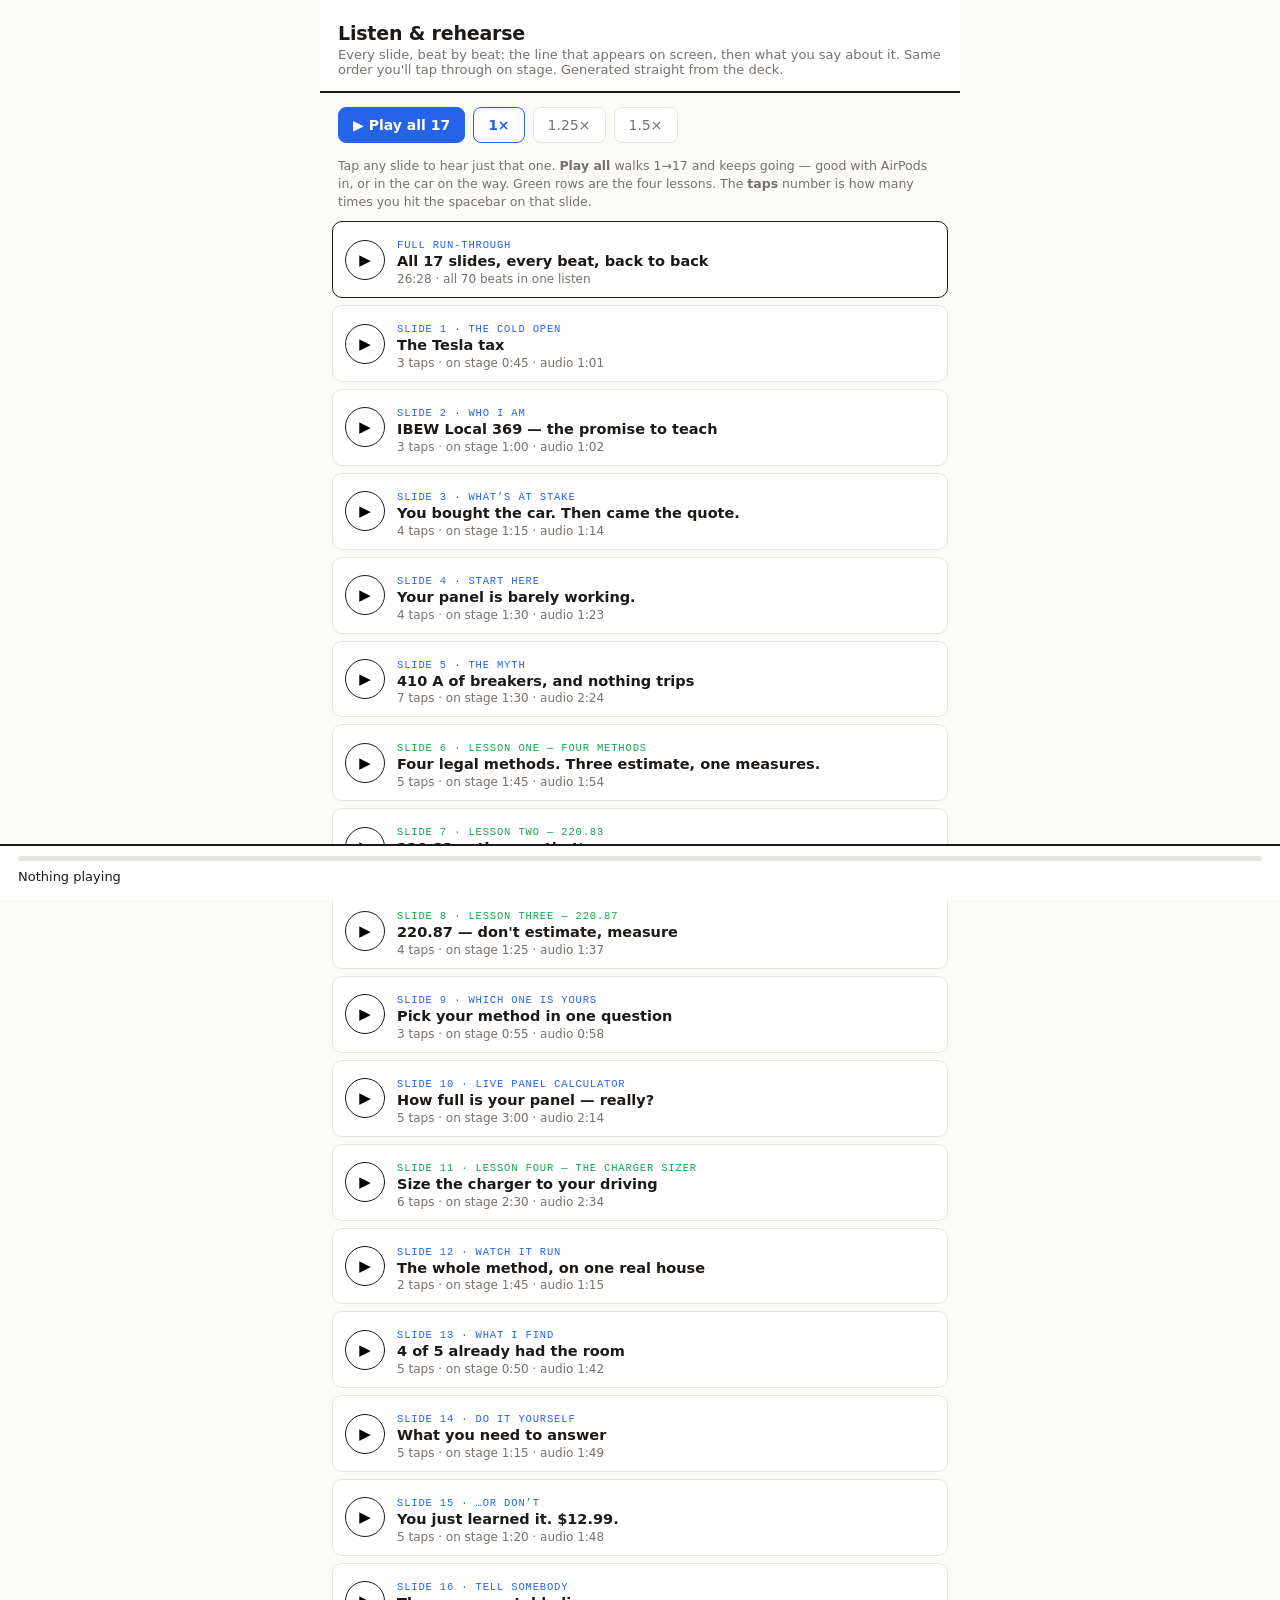
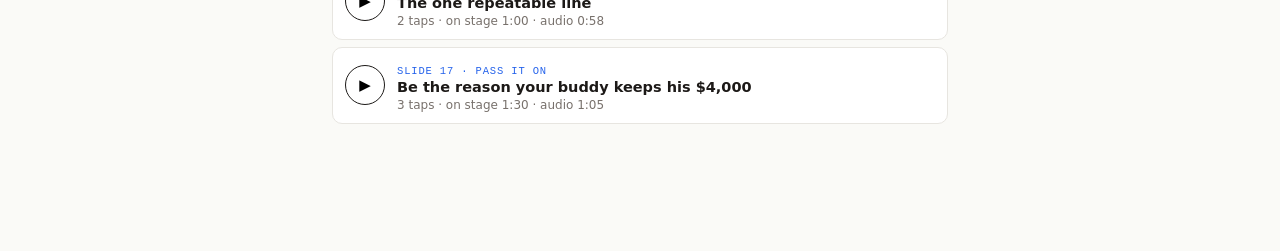
<file: rehearse.html>
<!doctype html>
<html lang="en">
<head>
<meta charset="utf-8">
<meta name="viewport" content="width=device-width,initial-scale=1">
<meta name="robots" content="noindex">
<title>Listen &amp; rehearse — Evolve KY</title>
<style>
  :root{--blue:#2563eb;--green:#16a34a;--ink:#1c1917;--mut:#78716c;--bg:#fafaf7;--card:#fff;--line:#e7e5e0;--amber:#b45309;}
  *{margin:0;padding:0;box-sizing:border-box}
  body{font-family:"DM Sans",-apple-system,system-ui,sans-serif;background:var(--bg);color:var(--ink);padding-bottom:120px}
  header{padding:22px 18px 14px;border-bottom:2px solid var(--ink);background:var(--card);position:sticky;top:0;z-index:5}
  header h1{font-size:19px;letter-spacing:-.01em}
  header p{font-size:13px;color:var(--mut);margin-top:3px}
  .mono{font-family:"Space Mono",ui-monospace,monospace}
  .wrap{max-width:640px;margin:0 auto}
  .controls{display:flex;gap:8px;padding:14px 18px;flex-wrap:wrap;align-items:center}
  button{font:inherit;cursor:pointer;border:1.5px solid var(--ink);background:var(--card);border-radius:8px;padding:9px 14px;font-weight:600;font-size:14px}
  button.primary{background:var(--blue);border-color:var(--blue);color:#fff}
  button.ghost{border-color:var(--line);color:var(--mut);font-weight:500}
  button.ghost.on{border-color:var(--blue);color:var(--blue);font-weight:700}
  .hint{font-size:12.5px;color:var(--mut);padding:0 18px 10px;line-height:1.45}
  ol{list-style:none;padding:0 12px}
  li.row{display:flex;align-items:center;gap:12px;background:var(--card);border:1px solid var(--line);border-radius:10px;padding:11px 12px;margin-bottom:7px}
  li.row.playing{border-color:var(--blue);box-shadow:0 0 0 2px rgba(37,99,235,.18)}
  li.row.fullrow{border-width:1.5px;border-color:var(--ink)}
  .pl{flex:0 0 auto;width:40px;height:40px;border-radius:50%;border:1.5px solid var(--ink);background:var(--card);display:flex;align-items:center;justify-content:center;font-size:15px;padding:0}
  li.playing .pl{background:var(--blue);border-color:var(--blue);color:#fff}
  .tt{flex:1;min-width:0}
  .tt .k{font-family:"Space Mono",ui-monospace,monospace;font-size:10.5px;text-transform:uppercase;letter-spacing:.08em;color:var(--blue)}
  .tt .h{font-size:14.5px;font-weight:600;line-height:1.3}
  .tt .d{font-size:12px;color:var(--mut);margin-top:1px}
  footer{position:fixed;left:0;right:0;bottom:0;background:var(--card);border-top:2px solid var(--ink);padding:10px 18px 16px}
  footer .bar{height:5px;background:var(--line);border-radius:3px;overflow:hidden;margin-bottom:8px}
  footer .fill{height:100%;width:0%;background:var(--blue)}
  footer .now{font-size:13px;display:flex;justify-content:space-between;gap:10px}
  footer .now b{font-weight:700}
  .lessons .k{color:var(--green)}
</style>
</head>
<body>
<div class="wrap">
<header>
  <h1>Listen &amp; rehearse</h1>
  <p>Every slide, beat by beat: the line that appears on screen, then what you say about it. Same order you'll tap through on stage. Generated straight from the deck.</p>
</header>

<div class="controls">
  <button class="primary" id="playall">▶ Play all 17</button>
  <button class="ghost sp on" data-r="1">1×</button>
  <button class="ghost sp" data-r="1.25">1.25×</button>
  <button class="ghost sp" data-r="1.5">1.5×</button>
</div>
<p class="hint">Tap any slide to hear just that one. <b>Play all</b> walks 1→17 and keeps going — good with AirPods in, or in the car on the way. Green rows are the four lessons. The <b>taps</b> number is how many times you hit the spacebar on that slide.</p>

<ol id="list">
  <li class="row fullrow" data-src="audio/fullrun.m4a">
    <button class="pl">▶</button>
    <div class="tt"><span class="k mono">Full run-through</span>
      <div class="h">All 17 slides, every beat, back to back</div>
      <div class="d">26:28 · all 70 beats in one listen</div></div>
  </li>
</ol>

<footer>
  <div class="bar"><div class="fill" id="fill"></div></div>
  <div class="now"><span id="nowtitle">Nothing playing</span><span class="mono" id="nowtime"></span></div>
</footer>
</div>

<audio id="au" preload="none"></audio>
<script>
const META=[
 {n:1,label:"The cold open",head:"The Tesla tax",beats:3,target:45,dur:61},
 {n:2,label:"Who I am",head:"IBEW Local 369 — the promise to teach",beats:3,target:60,dur:62},
 {n:3,label:"What’s at stake",head:"You bought the car. Then came the quote.",beats:4,target:75,dur:74},
 {n:4,label:"Start here",head:"Your panel is barely working.",beats:4,target:90,dur:83},
 {n:5,label:"The myth",head:"410 A of breakers, and nothing trips",beats:7,target:90,dur:144},
 {n:6,label:"Lesson one — four methods",head:"Four legal methods. Three estimate, one measures.",beats:5,target:105,dur:114,lesson:1},
 {n:7,label:"Lesson two — 220.83",head:"220.83 — the one that's yours",beats:4,target:85,dur:92,lesson:1},
 {n:8,label:"Lesson three — 220.87",head:"220.87 — don't estimate, measure",beats:4,target:85,dur:97,lesson:1},
 {n:9,label:"Which one is yours",head:"Pick your method in one question",beats:3,target:55,dur:58},
 {n:10,label:"Live panel calculator",head:"How full is your panel — really?",beats:5,target:180,dur:134},
 {n:11,label:"Lesson four — the charger sizer",head:"Size the charger to your driving",beats:6,target:150,dur:154,lesson:1},
 {n:12,label:"Watch it run",head:"The whole method, on one real house",beats:2,target:105,dur:75},
 {n:13,label:"What I find",head:"4 of 5 already had the room",beats:5,target:50,dur:102},
 {n:14,label:"Do it yourself",head:"What you need to answer",beats:5,target:75,dur:109},
 {n:15,label:"…or don’t",head:"You just learned it. $12.99.",beats:5,target:80,dur:108},
 {n:16,label:"Tell somebody",head:"The one repeatable line",beats:2,target:60,dur:58},
 {n:17,label:"Pass it on",head:"Be the reason your buddy keeps his $4,000",beats:3,target:90,dur:65},
];
const fmt=s=>Math.floor(s/60)+":"+String(Math.round(s%60)).padStart(2,"0");
const list=document.getElementById("list"),au=document.getElementById("au");
META.forEach(m=>{
  const li=document.createElement("li");
  li.className="row"+(m.lesson?" lessons":"");
  li.dataset.src=`audio/slide${String(m.n).padStart(2,"0")}.m4a`;
  li.innerHTML=`<button class="pl">▶</button><div class="tt">
    <span class="k mono">Slide ${m.n} · ${m.label}</span>
    <div class="h">${m.head}</div>
    <div class="d">${m.beats} taps · on stage ${fmt(m.target)} · audio ${fmt(m.dur)}</div></div>`;
  list.appendChild(li);
});
let cur=null,allMode=false,rate=1;
const rows=[...list.querySelectorAll("li.row")];
function play(li){
  rows.forEach(r=>{r.classList.remove("playing");r.querySelector(".pl").textContent="▶";});
  cur=li;li.classList.add("playing");li.querySelector(".pl").textContent="❚❚";
  au.src=li.dataset.src;au.playbackRate=rate;au.play();
  document.getElementById("nowtitle").innerHTML="<b>"+li.querySelector(".k").textContent+"</b>";
  li.scrollIntoView({block:"nearest",behavior:"smooth"});
}
function stop(){au.pause();rows.forEach(r=>{r.classList.remove("playing");r.querySelector(".pl").textContent="▶";});cur=null;allMode=false;document.getElementById("nowtitle").textContent="Nothing playing";document.getElementById("playall").textContent="▶ Play all 17";}
rows.forEach(li=>li.addEventListener("click",()=>{ if(cur===li&&!au.paused){au.pause();li.querySelector(".pl").textContent="▶";} else if(cur===li&&au.paused){au.play();li.querySelector(".pl").textContent="❚❚";} else {allMode=false;document.getElementById("playall").textContent="▶ Play all 17";play(li);} }));
document.getElementById("playall").addEventListener("click",()=>{ if(allMode){stop();} else {allMode=true;document.getElementById("playall").textContent="■ Stop";play(rows[1]);} });
au.addEventListener("ended",()=>{ if(allMode&&cur){const i=rows.indexOf(cur); if(i>=1&&i<rows.length-1){play(rows[i+1]);return;}} stop(); });
au.addEventListener("timeupdate",()=>{ if(au.duration){document.getElementById("fill").style.width=(au.currentTime/au.duration*100)+"%";document.getElementById("nowtime").textContent=fmt(au.currentTime)+" / "+fmt(au.duration);} });
document.querySelectorAll(".sp").forEach(b=>b.addEventListener("click",()=>{rate=parseFloat(b.dataset.r);au.playbackRate=rate;document.querySelectorAll(".sp").forEach(x=>x.classList.toggle("on",x===b));}));
</script>
</body>
</html>
</file>
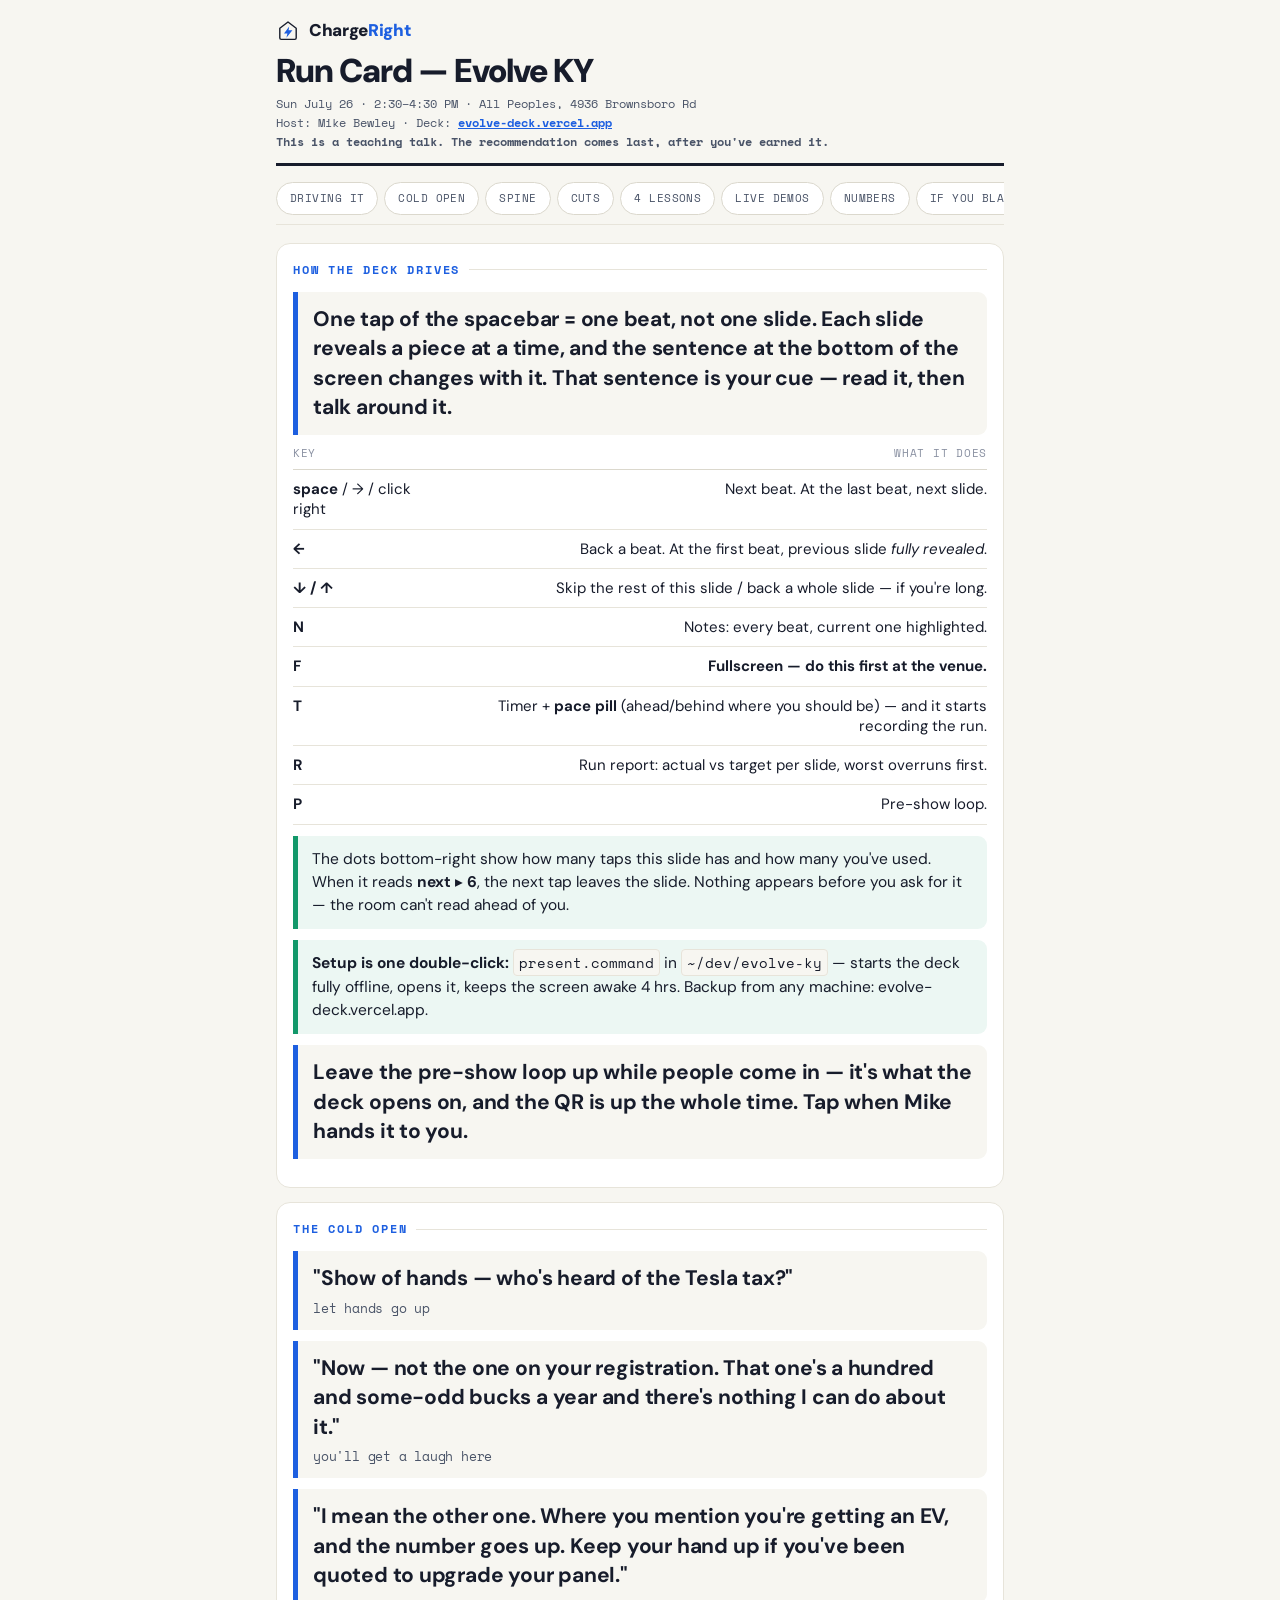
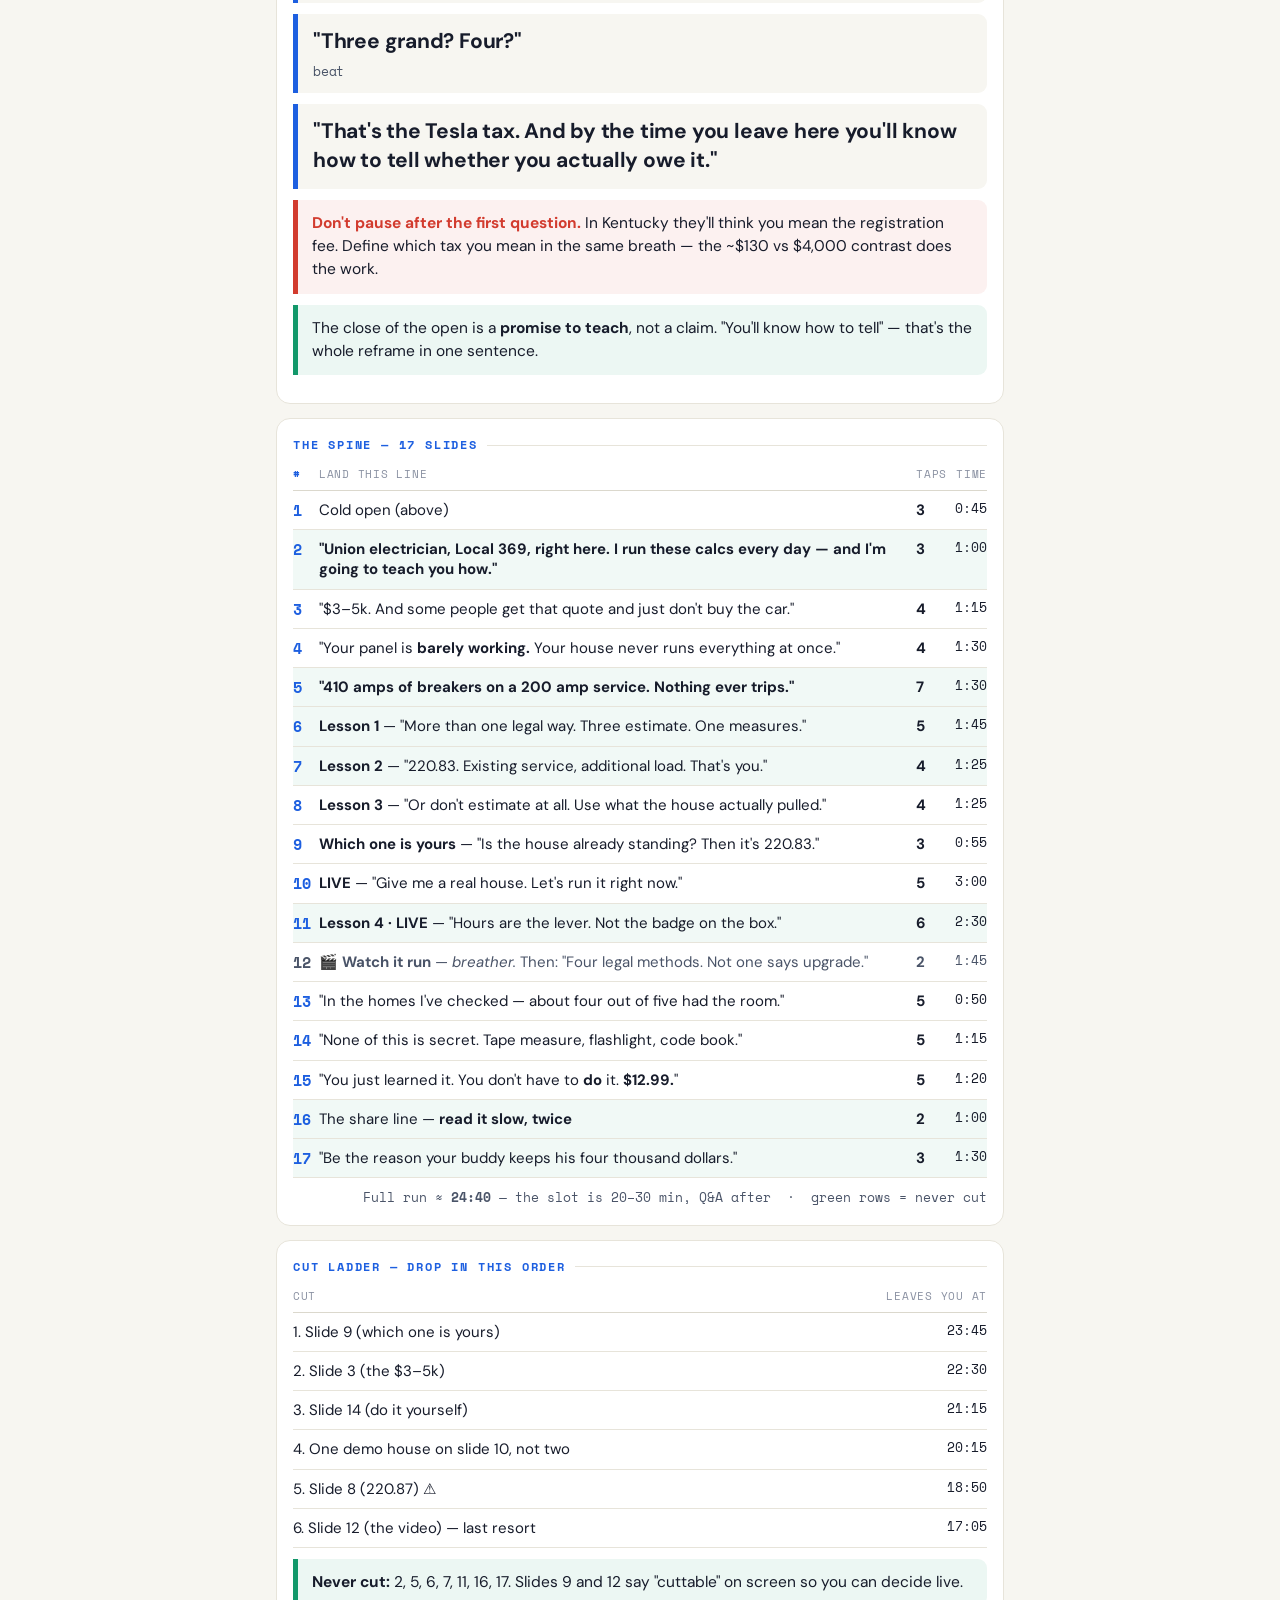
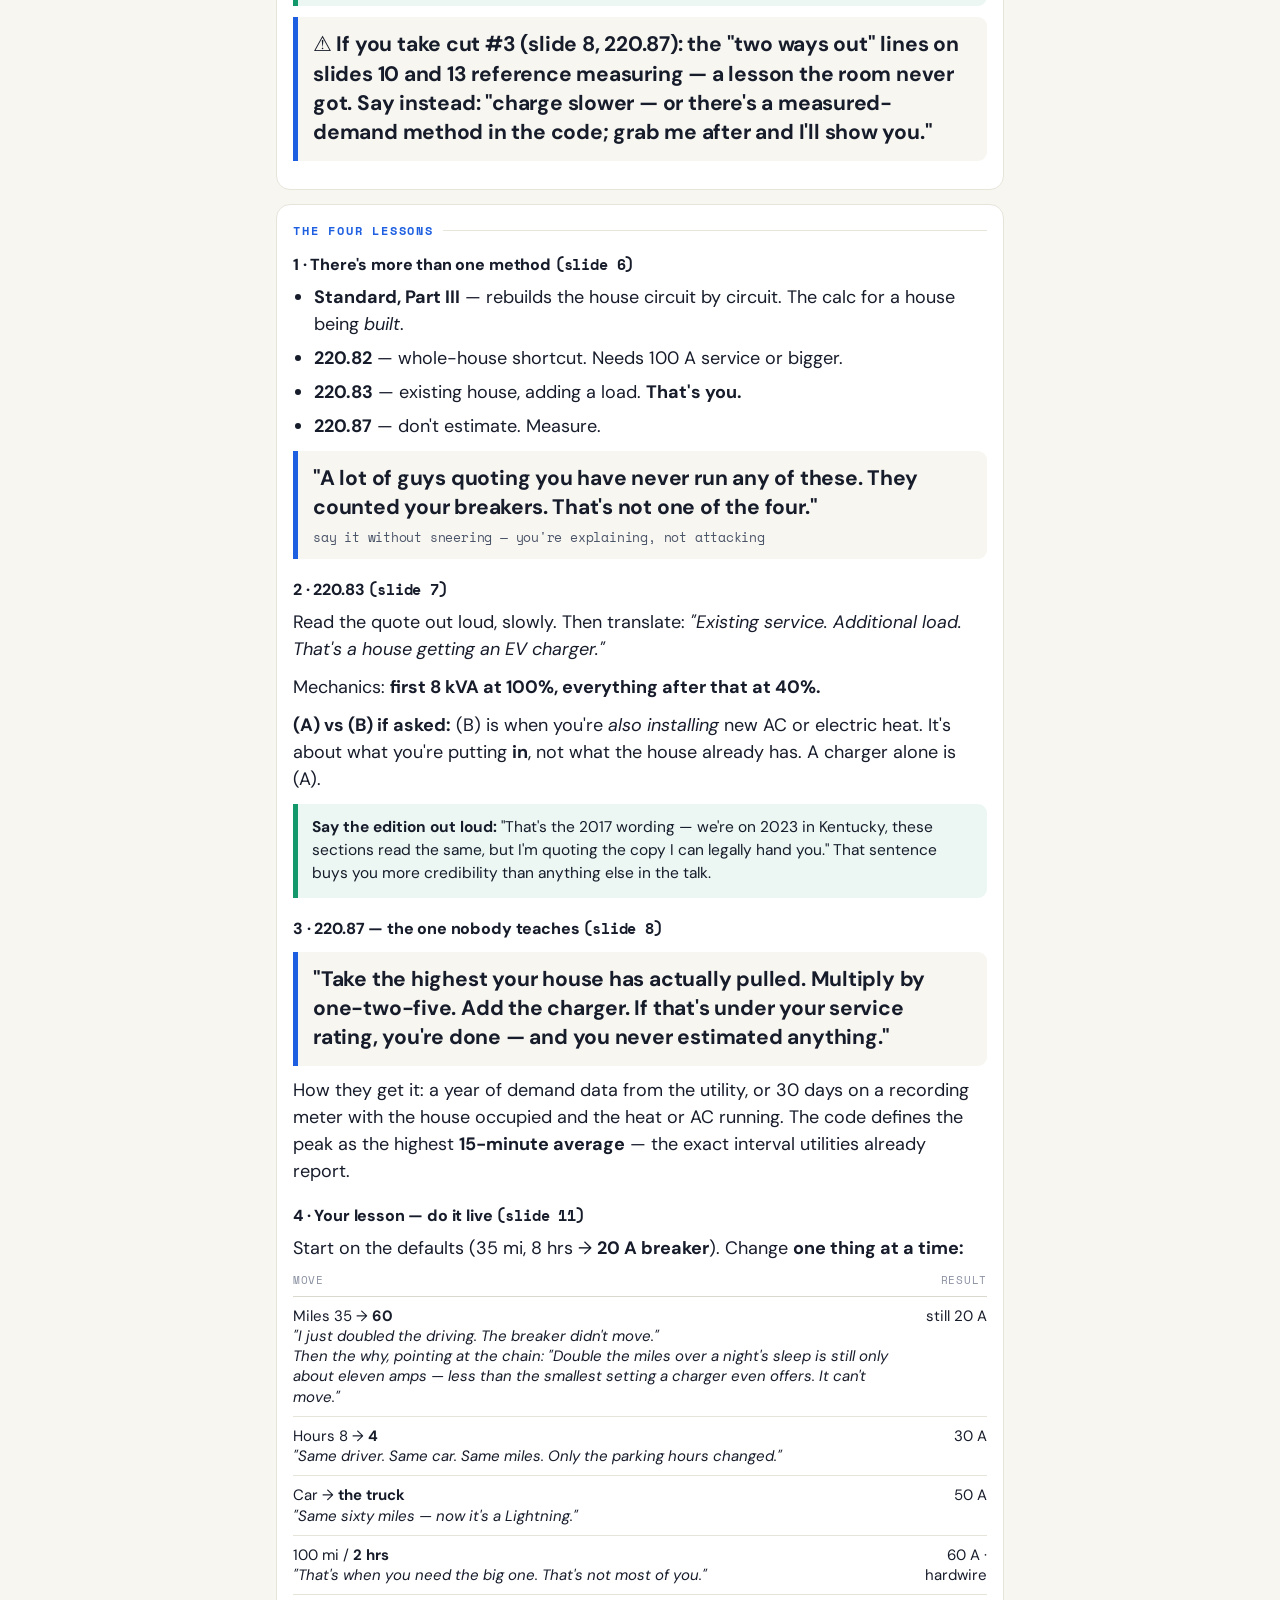
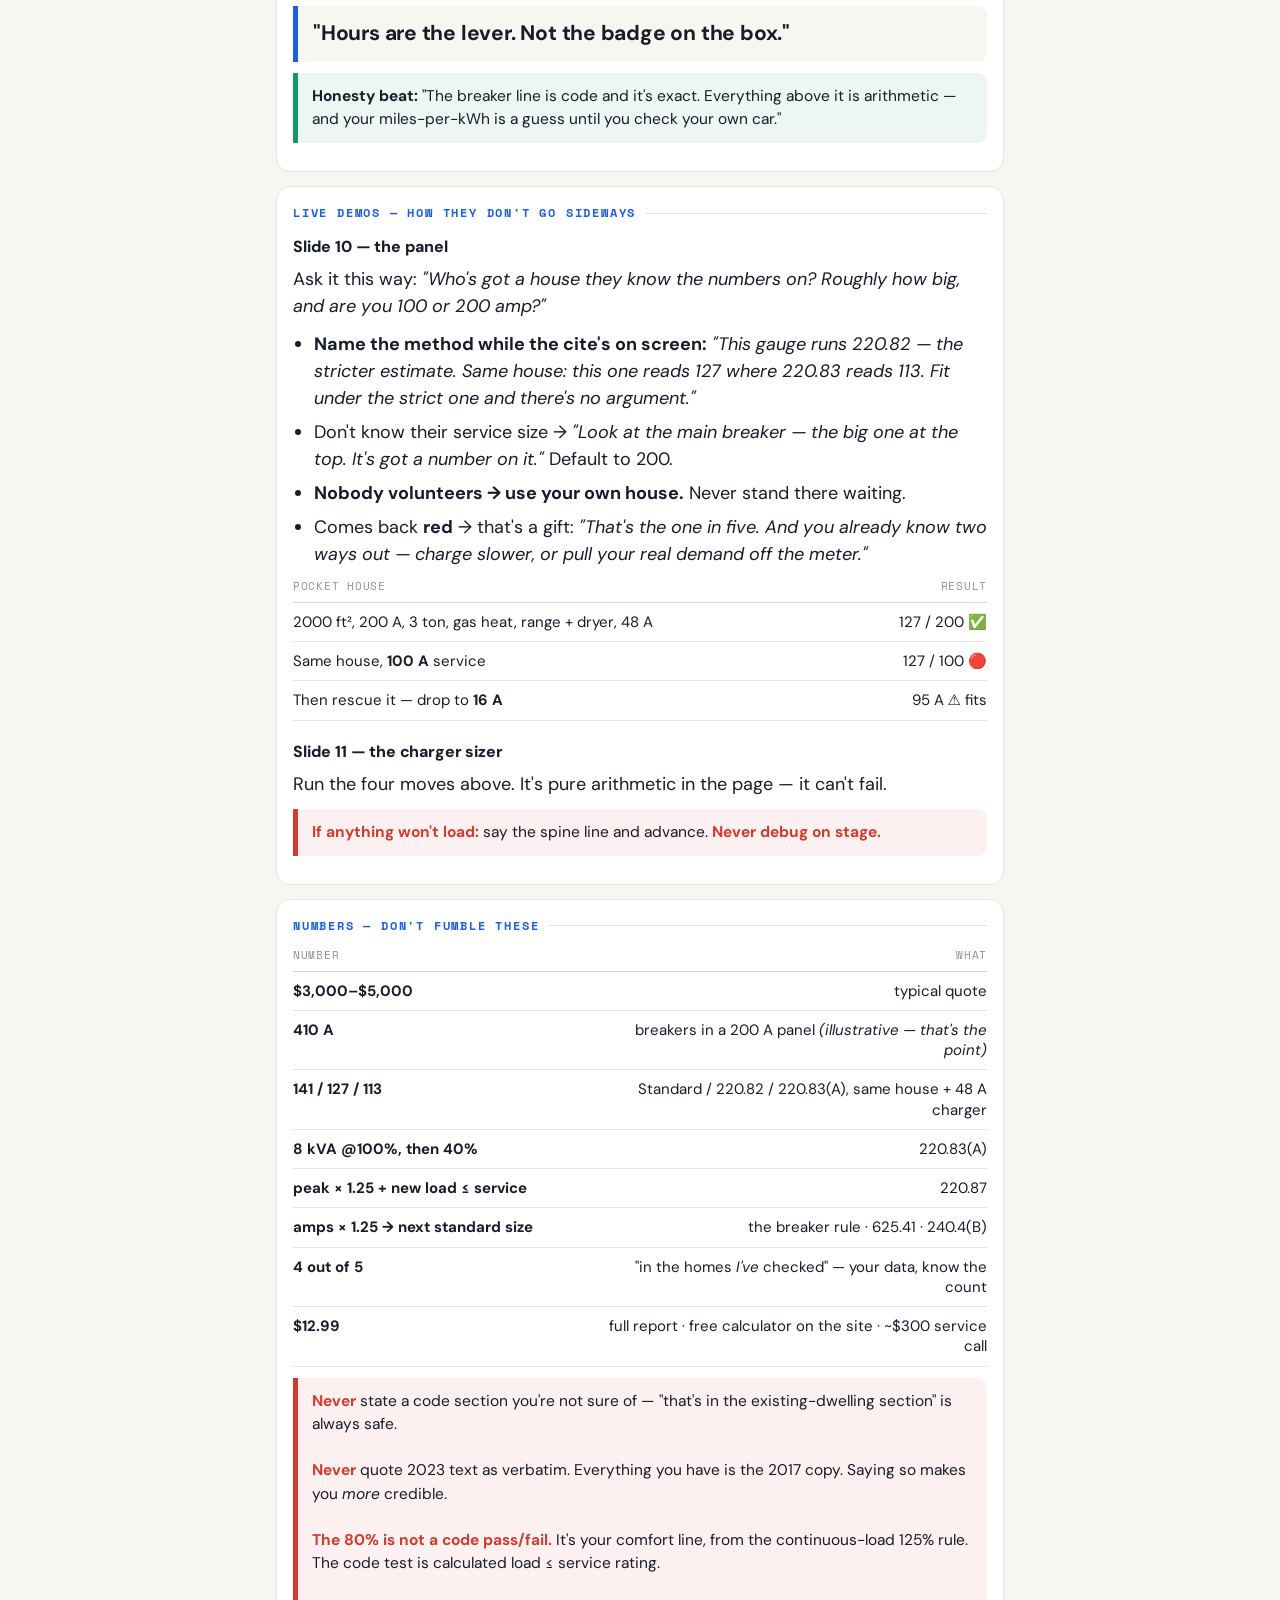
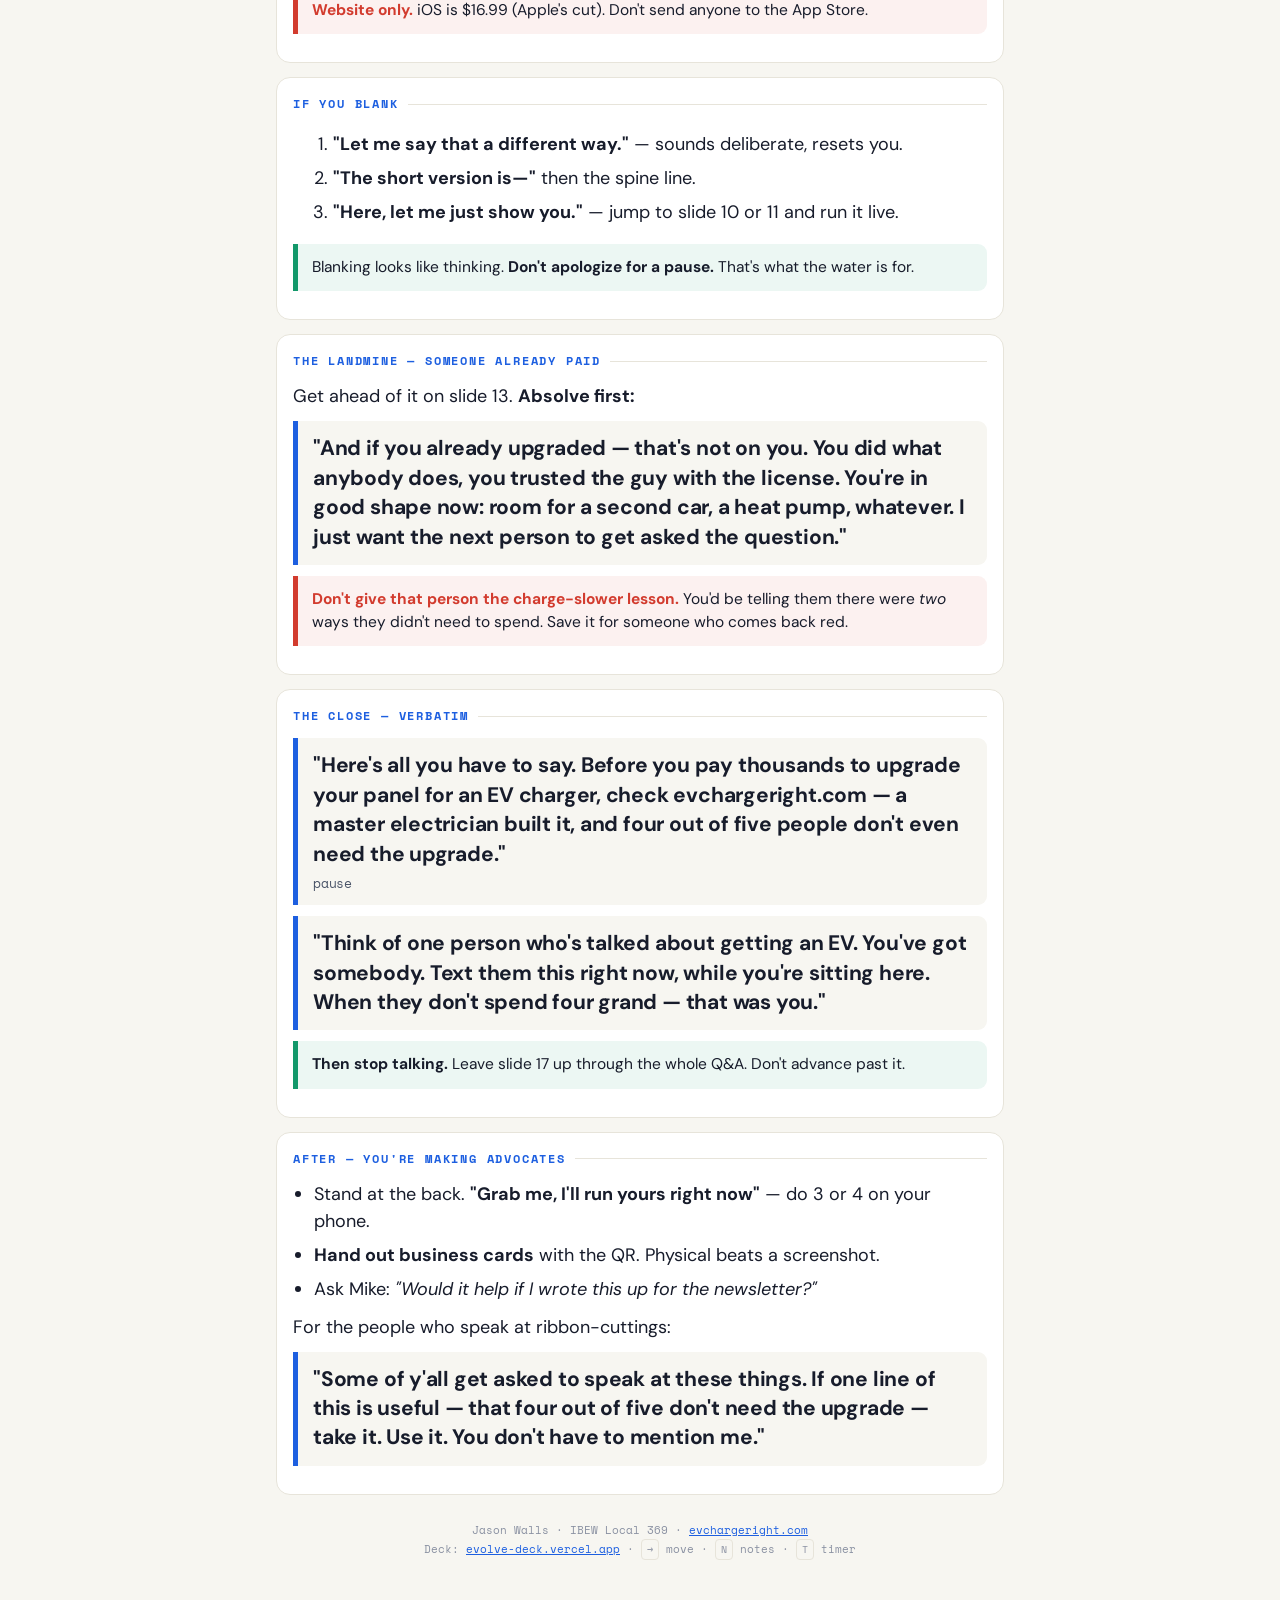
<file: runcard.html>
<!doctype html>
<html lang="en">
<head>
<meta charset="utf-8">
<meta name="viewport" content="width=device-width, initial-scale=1">
<title>Run Card · Evolve KY</title>
<meta name="robots" content="noindex">
<link rel="preconnect" href="https://fonts.googleapis.com">
<link rel="preconnect" href="https://fonts.gstatic.com" crossorigin>
<link href="https://fonts.googleapis.com/css2?family=DM+Sans:opsz,wght@9..40,400;9..40,500;9..40,700;9..40,800;9..40,900&family=Space+Mono:wght@400;700&display=swap" rel="stylesheet">
<style>
  :root{
    --paper:#F7F6F1; --card:#fff; --ink:#171C2B; --soft:#4A5468; --faint:#8A91A2;
    --line:#E7E4DA; --line2:#DBD8CD;
    --blue:#1D5FE0; --green:#12986A; --amber:#C77D0A; --red:#D23B2E;
    --sans:"DM Sans",system-ui,-apple-system,sans-serif;
    --mono:"Space Mono",ui-monospace,Menlo,monospace;
  }
  *{box-sizing:border-box}
  html{-webkit-text-size-adjust:100%}
  body{margin:0;background:var(--paper);color:var(--ink);font-family:var(--sans);
    font-size:17px;line-height:1.5;-webkit-font-smoothing:antialiased}
  .wrap{max-width:760px;margin:0 auto;padding:18px 16px 64px}
  header{border-bottom:3px solid var(--ink);padding-bottom:12px;margin-bottom:6px}
  .brand{display:flex;align-items:center;gap:9px;margin-bottom:9px}
  .brand svg{width:24px;height:24px;color:var(--ink)}
  .brand .bolt{fill:var(--blue)}
  .brand b{font-weight:900;font-size:17px;letter-spacing:-.02em}
  .brand b i{color:var(--blue);font-style:normal}
  h1{font-size:26px;font-weight:900;letter-spacing:-.03em;margin:0 0 5px;line-height:1.1}
  .meta{font-family:var(--mono);font-size:12px;color:var(--soft);line-height:1.6}
  .meta a{color:var(--blue);font-weight:700}
  /* sticky jump nav */
  nav{position:sticky;top:0;z-index:9;background:var(--paper);padding:10px 0 9px;
    border-bottom:1px solid var(--line);margin-bottom:18px;display:flex;gap:6px;overflow-x:auto;
    -webkit-overflow-scrolling:touch;scrollbar-width:none}
  nav::-webkit-scrollbar{display:none}
  nav a{flex:0 0 auto;font-family:var(--mono);font-size:11px;letter-spacing:.04em;text-transform:uppercase;
    text-decoration:none;color:var(--soft);background:var(--card);border:1px solid var(--line2);
    border-radius:20px;padding:7px 13px;white-space:nowrap}
  nav a:active{background:var(--blue);color:#fff;border-color:var(--blue)}
  section{background:var(--card);border:1px solid var(--line);border-radius:14px;
    padding:17px 16px;margin-bottom:14px;scroll-margin-top:58px}
  h2{font-size:12px;font-family:var(--mono);letter-spacing:.15em;text-transform:uppercase;
    color:var(--blue);margin:0 0 13px;display:flex;align-items:center;gap:9px}
  h2::after{content:"";flex:1;height:1px;background:var(--line)}
  h3{font-size:16px;font-weight:800;margin:19px 0 7px;letter-spacing:-.01em}
  h3:first-of-type{margin-top:0}
  p{margin:0 0 11px}
  .say{background:var(--paper);border-left:5px solid var(--blue);border-radius:0 9px 9px 0;
    padding:13px 15px;margin:11px 0;font-size:19px;font-weight:700;line-height:1.4;letter-spacing:-.01em}
  .say em{font-style:normal;font-family:var(--mono);font-size:13px;font-weight:400;color:var(--soft);display:block;margin-top:5px}
  .warn{background:rgba(210,59,46,.07);border-left:5px solid var(--red);border-radius:0 9px 9px 0;padding:12px 14px;margin:11px 0;font-size:15.5px}
  .warn b{color:var(--red)}
  .ok{background:rgba(18,152,106,.08);border-left:5px solid var(--green);border-radius:0 9px 9px 0;padding:12px 14px;margin:11px 0;font-size:15.5px}
  table{width:100%;border-collapse:collapse;margin:10px 0;font-size:15px}
  th{font-family:var(--mono);font-size:10.5px;letter-spacing:.07em;text-transform:uppercase;
    color:var(--faint);text-align:left;padding:0 8px 7px 0;border-bottom:1px solid var(--line2);font-weight:400}
  td{padding:9px 8px 9px 0;border-bottom:1px solid var(--line);vertical-align:top;line-height:1.35}
  td:last-child,th:last-child{padding-right:0;text-align:right}
  /* only the short time/result column gets nowrap — never descriptive text */
  #spine td:last-child,#cuts td:last-child{white-space:nowrap;font-family:var(--mono);font-size:13px}
  #numbers td:first-child{width:44%}
  .n{font-family:var(--mono);font-weight:700;color:var(--blue);width:26px}
  .keep td{background:rgba(18,152,106,.06)}
  .cut td{color:var(--soft)}
  ul{margin:0 0 11px;padding-left:21px}
  li{margin-bottom:7px}
  code{font-family:var(--mono);font-size:.9em;background:var(--paper);padding:2px 5px;border-radius:4px;border:1px solid var(--line)}
  .big{font-family:var(--mono);font-weight:700;font-size:15px}
  .tot{font-family:var(--mono);font-size:13px;color:var(--soft);text-align:right;margin-top:8px}
  footer{text-align:center;font-family:var(--mono);font-size:11px;color:var(--faint);margin-top:26px;line-height:1.7}
  footer a{color:var(--blue)}
  @media(min-width:700px){ body{font-size:18px} h1{font-size:33px} .say{font-size:21px} }
  @media print{
    body{background:#fff;font-size:11.5pt} nav{display:none} .wrap{max-width:none;padding:0}
    section{break-inside:avoid;border:none;border-top:1.5pt solid #ddd;border-radius:0;padding:11pt 0;margin:0}
    .say{font-size:13pt} a{color:#000;text-decoration:none}
  }
</style>
</head>
<body>
<div class="wrap">

<header>
  <div class="brand">
    <svg viewBox="0 0 120 120" fill="none"><path d="M60 15 L101 46 V95 a7 7 0 0 1-7 7 H26 a7 7 0 0 1-7-7 V46 Z" stroke="currentColor" stroke-width="7" stroke-linejoin="round"/><path class="bolt" d="M66 38 L40 72 H57 L52 94 L82 56 H63 Z"/></svg>
    <b>Charge<i>Right</i></b>
  </div>
  <h1>Run Card — Evolve KY</h1>
  <div class="meta">
    Sun July 26 · 2:30–4:30 PM · All Peoples, 4936 Brownsboro Rd<br>
    Host: Mike Bewley · Deck: <a href="https://evolve-deck.vercel.app">evolve-deck.vercel.app</a><br>
    <b>This is a teaching talk. The recommendation comes last, after you've earned it.</b>
  </div>
</header>

<nav>
  <a href="#drive">Driving it</a><a href="#open">Cold open</a><a href="#spine">Spine</a><a href="#cuts">Cuts</a>
  <a href="#lessons">4 lessons</a><a href="#demo">Live demos</a><a href="#numbers">Numbers</a>
  <a href="#blank">If you blank</a><a href="#mine">Landmine</a><a href="#close">Close</a><a href="#after">After</a><a href="rehearse.html">🎧 Listen</a>
</nav>

<section id="drive">
  <h2>How the deck drives</h2>
  <div class="say"><b>One tap of the spacebar = one beat, not one slide.</b> Each slide reveals a piece at a time, and the sentence at the bottom of the screen changes with it. That sentence is your cue — read it, then talk around it.</div>
  <table>
    <tr><th>Key</th><th>What it does</th></tr>
    <tr><td><b>space</b> / → / click right</td><td>Next beat. At the last beat, next slide.</td></tr>
    <tr><td><b>←</b></td><td>Back a beat. At the first beat, previous slide <i>fully revealed</i>.</td></tr>
    <tr><td><b>↓ / ↑</b></td><td>Skip the rest of this slide / back a whole slide — if you're long.</td></tr>
    <tr><td><b>N</b></td><td>Notes: every beat, current one highlighted.</td></tr>
    <tr><td><b>F</b></td><td><b>Fullscreen — do this first at the venue.</b></td></tr>
    <tr><td><b>T</b></td><td>Timer + <b>pace pill</b> (ahead/behind where you should be) — and it starts recording the run.</td></tr>
    <tr><td><b>R</b></td><td>Run report: actual vs target per slide, worst overruns first.</td></tr>
    <tr><td><b>P</b></td><td>Pre-show loop.</td></tr>
  </table>
  <div class="ok">The dots bottom-right show how many taps this slide has and how many you've used. When it reads <b>next ▸ 6</b>, the next tap leaves the slide. Nothing appears before you ask for it — the room can't read ahead of you.</div>
  <div class="ok"><b>Setup is one double-click:</b> <code>present.command</code> in <code>~/dev/evolve-ky</code> — starts the deck fully offline, opens it, keeps the screen awake 4 hrs. Backup from any machine: evolve-deck.vercel.app.</div>
  <div class="say">Leave the <b>pre-show loop</b> up while people come in — it's what the deck opens on, and the QR is up the whole time. Tap when Mike hands it to you.</div>
</section>

<section id="open">
  <h2>The cold open</h2>
  <div class="say">"Show of hands — who's heard of the Tesla tax?"<em>let hands go up</em></div>
  <div class="say">"Now — not the one on your registration. That one's a hundred and some-odd bucks a year and there's nothing I can do about it."<em>you'll get a laugh here</em></div>
  <div class="say">"I mean the other one. Where you mention you're getting an EV, and the number goes up. Keep your hand up if you've been quoted to upgrade your panel."</div>
  <div class="say">"Three grand? Four?"<em>beat</em></div>
  <div class="say">"That's the Tesla tax. And by the time you leave here you'll know how to tell whether you actually owe it."</div>
  <div class="warn"><b>Don't pause after the first question.</b> In Kentucky they'll think you mean the registration fee. Define which tax you mean in the same breath — the ~$130 vs $4,000 contrast does the work.</div>
  <div class="ok">The close of the open is a <b>promise to teach</b>, not a claim. "You'll know how to tell" — that's the whole reframe in one sentence.</div>
</section>

<section id="spine">
  <h2>The spine — 17 slides</h2>
  <table>
    <tr><th class="n">#</th><th>Land this line</th><th>Taps</th><th>Time</th></tr>
    <tr><td class="n">1</td><td>Cold open (above)</td><td><b>3</b></td><td>0:45</td></tr>
    <tr class="keep"><td class="n">2</td><td><b>"Union electrician, Local 369, right here. I run these calcs every day — and I'm going to teach you how."</b></td><td><b>3</b></td><td>1:00</td></tr>
    <tr><td class="n">3</td><td>"$3–5k. And some people get that quote and just don't buy the car."</td><td><b>4</b></td><td>1:15</td></tr>
    <tr><td class="n">4</td><td>"Your panel is <b>barely working.</b> Your house never runs everything at once."</td><td><b>4</b></td><td>1:30</td></tr>
    <tr class="keep"><td class="n">5</td><td><b>"410 amps of breakers on a 200 amp service. Nothing ever trips."</b></td><td><b>7</b></td><td>1:30</td></tr>
    <tr class="keep"><td class="n">6</td><td><b>Lesson 1</b> — "More than one legal way. Three estimate. One measures."</td><td><b>5</b></td><td>1:45</td></tr>
    <tr class="keep"><td class="n">7</td><td><b>Lesson 2</b> — "220.83. Existing service, additional load. That's you."</td><td><b>4</b></td><td>1:25</td></tr>
    <tr><td class="n">8</td><td><b>Lesson 3</b> — "Or don't estimate at all. Use what the house actually pulled."</td><td><b>4</b></td><td>1:25</td></tr>
    <tr><td class="n">9</td><td><b>Which one is yours</b> — "Is the house already standing? Then it's 220.83."</td><td><b>3</b></td><td>0:55</td></tr>
    <tr><td class="n">10</td><td><b>LIVE</b> — "Give me a real house. Let's run it right now."</td><td><b>5</b></td><td>3:00</td></tr>
    <tr class="keep"><td class="n">11</td><td><b>Lesson 4 · LIVE</b> — "Hours are the lever. Not the badge on the box."</td><td><b>6</b></td><td>2:30</td></tr>
    <tr class="cut"><td class="n">12</td><td>🎬 <b>Watch it run</b> — <i>breather.</i> Then: "Four legal methods. Not one says upgrade."</td><td><b>2</b></td><td>1:45</td></tr>
    <tr><td class="n">13</td><td>"In the homes I've checked — about four out of five had the room."</td><td><b>5</b></td><td>0:50</td></tr>
    <tr><td class="n">14</td><td>"None of this is secret. Tape measure, flashlight, code book."</td><td><b>5</b></td><td>1:15</td></tr>
    <tr><td class="n">15</td><td>"You just learned it. You don't have to <b>do</b> it. <b>$12.99.</b>"</td><td><b>5</b></td><td>1:20</td></tr>
    <tr class="keep"><td class="n">16</td><td>The share line — <b>read it slow, twice</b></td><td><b>2</b></td><td>1:00</td></tr>
    <tr class="keep"><td class="n">17</td><td>"Be the reason your buddy keeps his four thousand dollars."</td><td><b>3</b></td><td>1:30</td></tr>
  </table>
  <div class="tot">Full run ≈ <b>24:40</b> — the slot is 20–30 min, Q&amp;A after &nbsp;·&nbsp; green rows = never cut</div>
</section>

<section id="cuts">
  <h2>Cut ladder — drop in this order</h2>
  <table>
    <tr><th>Cut</th><th>Leaves you at</th></tr>
    <tr><td>1. Slide 9 (which one is yours)</td><td>23:45</td></tr>
    <tr><td>2. Slide 3 (the $3–5k)</td><td>22:30</td></tr>
    <tr><td>3. Slide 14 (do it yourself)</td><td>21:15</td></tr>
    <tr><td>4. One demo house on slide 10, not two</td><td>20:15</td></tr>
    <tr><td>5. Slide 8 (220.87) ⚠️</td><td>18:50</td></tr>
    <tr><td>6. Slide 12 (the video) — last resort</td><td>17:05</td></tr>
  </table>
  <div class="ok"><b>Never cut:</b> 2, 5, 6, 7, 11, 16, 17. Slides 9 and 12 say "cuttable" on screen so you can decide live.</div>
  <div class="say">⚠️ If you take cut #3 (slide 8, 220.87): the "two ways out" lines on slides 10 and 13 reference measuring — a lesson the room never got. Say instead: "charge slower — or there's a measured-demand method in the code; grab me after and I'll show you."</div>
</section>

<section id="lessons">
  <h2>The four lessons</h2>

  <h3>1 · There's more than one method <span class="big">(slide 6)</span></h3>
  <ul>
    <li><b>Standard, Part III</b> — rebuilds the house circuit by circuit. The calc for a house being <i>built</i>.</li>
    <li><b>220.82</b> — whole-house shortcut. Needs 100 A service or bigger.</li>
    <li><b>220.83</b> — existing house, adding a load. <b>That's you.</b></li>
    <li><b>220.87</b> — don't estimate. Measure.</li>
  </ul>
  <div class="say">"A lot of guys quoting you have never run any of these. They counted your breakers. That's not one of the four."<em>say it without sneering — you're explaining, not attacking</em></div>

  <h3>2 · 220.83 <span class="big">(slide 7)</span></h3>
  <p>Read the quote out loud, slowly. Then translate: <i>"Existing service. Additional load. That's a house getting an EV charger."</i></p>
  <p>Mechanics: <b>first 8 kVA at 100%, everything after that at 40%.</b></p>
  <p><b>(A) vs (B) if asked:</b> (B) is when you're <i>also installing</i> new AC or electric heat. It's about what you're putting <b>in</b>, not what the house already has. A charger alone is (A).</p>
  <div class="ok"><b>Say the edition out loud:</b> "That's the 2017 wording — we're on 2023 in Kentucky, these sections read the same, but I'm quoting the copy I can legally hand you." That sentence buys you more credibility than anything else in the talk.</div>

  <h3>3 · 220.87 — the one nobody teaches <span class="big">(slide 8)</span></h3>
  <div class="say">"Take the highest your house has actually pulled. Multiply by one-two-five. Add the charger. If that's under your service rating, you're done — and you never estimated anything."</div>
  <p>How they get it: a year of demand data from the utility, or 30 days on a recording meter with the house occupied and the heat or AC running. The code defines the peak as the highest <b>15-minute average</b> — the exact interval utilities already report.</p>

  <h3>4 · Your lesson — do it live <span class="big">(slide 11)</span></h3>
  <p>Start on the defaults (35 mi, 8 hrs → <b>20 A breaker</b>). Change <b>one thing at a time:</b></p>
  <table>
    <tr><th>Move</th><th>Result</th></tr>
    <tr><td>Miles 35 → <b>60</b><br><i>"I just doubled the driving. The breaker didn't move."</i><br><i>Then the why, pointing at the chain: "Double the miles over a night's sleep is still only about eleven amps — less than the smallest setting a charger even offers. It can't move."</i></td><td>still 20 A</td></tr>
    <tr><td>Hours 8 → <b>4</b><br><i>"Same driver. Same car. Same miles. Only the parking hours changed."</i></td><td>30 A</td></tr>
    <tr><td>Car → <b>the truck</b><br><i>"Same sixty miles — now it's a Lightning."</i></td><td>50 A</td></tr>
    <tr><td>100 mi / <b>2 hrs</b><br><i>"That's when you need the big one. That's not most of you."</i></td><td>60 A · hardwire</td></tr>
  </table>
  <div class="say">"Hours are the lever. Not the badge on the box."</div>
  <div class="ok"><b>Honesty beat:</b> "The breaker line is code and it's exact. Everything above it is arithmetic — and your miles-per-kWh is a guess until you check your own car."</div>
</section>

<section id="demo">
  <h2>Live demos — how they don't go sideways</h2>
  <h3>Slide 10 — the panel</h3>
  <p>Ask it this way: <i>"Who's got a house they know the numbers on? Roughly how big, and are you 100 or 200 amp?"</i></p>
  <ul>
    <li><b>Name the method while the cite's on screen:</b> <i>"This gauge runs 220.82 — the stricter estimate. Same house: this one reads 127 where 220.83 reads 113. Fit under the strict one and there's no argument."</i></li>
    <li>Don't know their service size → <i>"Look at the main breaker — the big one at the top. It's got a number on it."</i> Default to 200.</li>
    <li><b>Nobody volunteers → use your own house.</b> Never stand there waiting.</li>
    <li>Comes back <b>red</b> → that's a gift: <i>"That's the one in five. And you already know two ways out — charge slower, or pull your real demand off the meter."</i></li>
  </ul>
  <table>
    <tr><th>Pocket house</th><th>Result</th></tr>
    <tr><td>2000 ft², 200 A, 3 ton, gas heat, range + dryer, 48 A</td><td>127 / 200 ✅</td></tr>
    <tr><td>Same house, <b>100 A</b> service</td><td>127 / 100 🔴</td></tr>
    <tr><td>Then rescue it — drop to <b>16 A</b></td><td>95 A ⚠️ fits</td></tr>
  </table>
  <h3>Slide 11 — the charger sizer</h3>
  <p>Run the four moves above. It's pure arithmetic in the page — it can't fail.</p>
  <div class="warn"><b>If anything won't load:</b> say the spine line and advance. <b>Never debug on stage.</b></div>
</section>

<section id="numbers">
  <h2>Numbers — don't fumble these</h2>
  <table>
    <tr><th>Number</th><th>What</th></tr>
    <tr><td><b>$3,000–$5,000</b></td><td>typical quote</td></tr>
    <tr><td><b>410 A</b></td><td>breakers in a 200 A panel <i>(illustrative — that's the point)</i></td></tr>
    <tr><td><b>141 / 127 / 113</b></td><td>Standard / 220.82 / 220.83(A), same house + 48 A charger</td></tr>
    <tr><td><b>8 kVA @100%, then 40%</b></td><td>220.83(A)</td></tr>
    <tr><td><b>peak × 1.25 + new load ≤ service</b></td><td>220.87</td></tr>
    <tr><td><b>amps × 1.25 → next standard size</b></td><td>the breaker rule · 625.41 · 240.4(B)</td></tr>
    <tr><td><b>4 out of 5</b></td><td>"in the homes <i>I've</i> checked" — your data, know the count</td></tr>
    <tr><td><b>$12.99</b></td><td>full report · free calculator on the site · ~$300 service call</td></tr>
  </table>
  <div class="warn">
    <b>Never</b> state a code section you're not sure of — "that's in the existing-dwelling section" is always safe.<br><br>
    <b>Never</b> quote 2023 text as verbatim. Everything you have is the 2017 copy. Saying so makes you <i>more</i> credible.<br><br>
    <b>The 80% is not a code pass/fail.</b> It's your comfort line, from the continuous-load 125% rule. The code test is calculated load ≤ service rating.<br><br>
    <b>Website only.</b> iOS is $16.99 (Apple's cut). Don't send anyone to the App Store.
  </div>
</section>

<section id="blank">
  <h2>If you blank</h2>
  <ol>
    <li><b>"Let me say that a different way."</b> — sounds deliberate, resets you.</li>
    <li><b>"The short version is—"</b> then the spine line.</li>
    <li><b>"Here, let me just show you."</b> — jump to slide 10 or 11 and run it live.</li>
  </ol>
  <div class="ok">Blanking looks like thinking. <b>Don't apologize for a pause.</b> That's what the water is for.</div>
</section>

<section id="mine">
  <h2>The landmine — someone already paid</h2>
  <p>Get ahead of it on slide 13. <b>Absolve first:</b></p>
  <div class="say">"And if you already upgraded — that's not on you. You did what anybody does, you trusted the guy with the license. You're in good shape now: room for a second car, a heat pump, whatever. I just want the next person to get asked the question."</div>
  <div class="warn"><b>Don't give that person the charge-slower lesson.</b> You'd be telling them there were <i>two</i> ways they didn't need to spend. Save it for someone who comes back red.</div>
</section>

<section id="close">
  <h2>The close — verbatim</h2>
  <div class="say">"Here's all you have to say. Before you pay thousands to upgrade your panel for an EV charger, check evchargeright.com — a master electrician built it, and four out of five people don't even need the upgrade."<em>pause</em></div>
  <div class="say">"Think of one person who's talked about getting an EV. You've got somebody. Text them this right now, while you're sitting here. When they don't spend four grand — that was you."</div>
  <div class="ok"><b>Then stop talking.</b> Leave slide 17 up through the whole Q&A. Don't advance past it.</div>
</section>

<section id="after">
  <h2>After — you're making advocates</h2>
  <ul>
    <li>Stand at the back. <b>"Grab me, I'll run yours right now"</b> — do 3 or 4 on your phone.</li>
    <li><b>Hand out business cards</b> with the QR. Physical beats a screenshot.</li>
    <li>Ask Mike: <i>"Would it help if I wrote this up for the newsletter?"</i></li>
  </ul>
  <p>For the people who speak at ribbon-cuttings:</p>
  <div class="say">"Some of y'all get asked to speak at these things. If one line of this is useful — that four out of five don't need the upgrade — take it. Use it. You don't have to mention me."</div>
</section>

<footer>
  Jason Walls · IBEW Local 369 · <a href="https://evchargeright.com">evchargeright.com</a><br>
  Deck: <a href="https://evolve-deck.vercel.app">evolve-deck.vercel.app</a> · <code>→</code> move · <code>N</code> notes · <code>T</code> timer
</footer>

</div>
</body>
</html>
</file>
